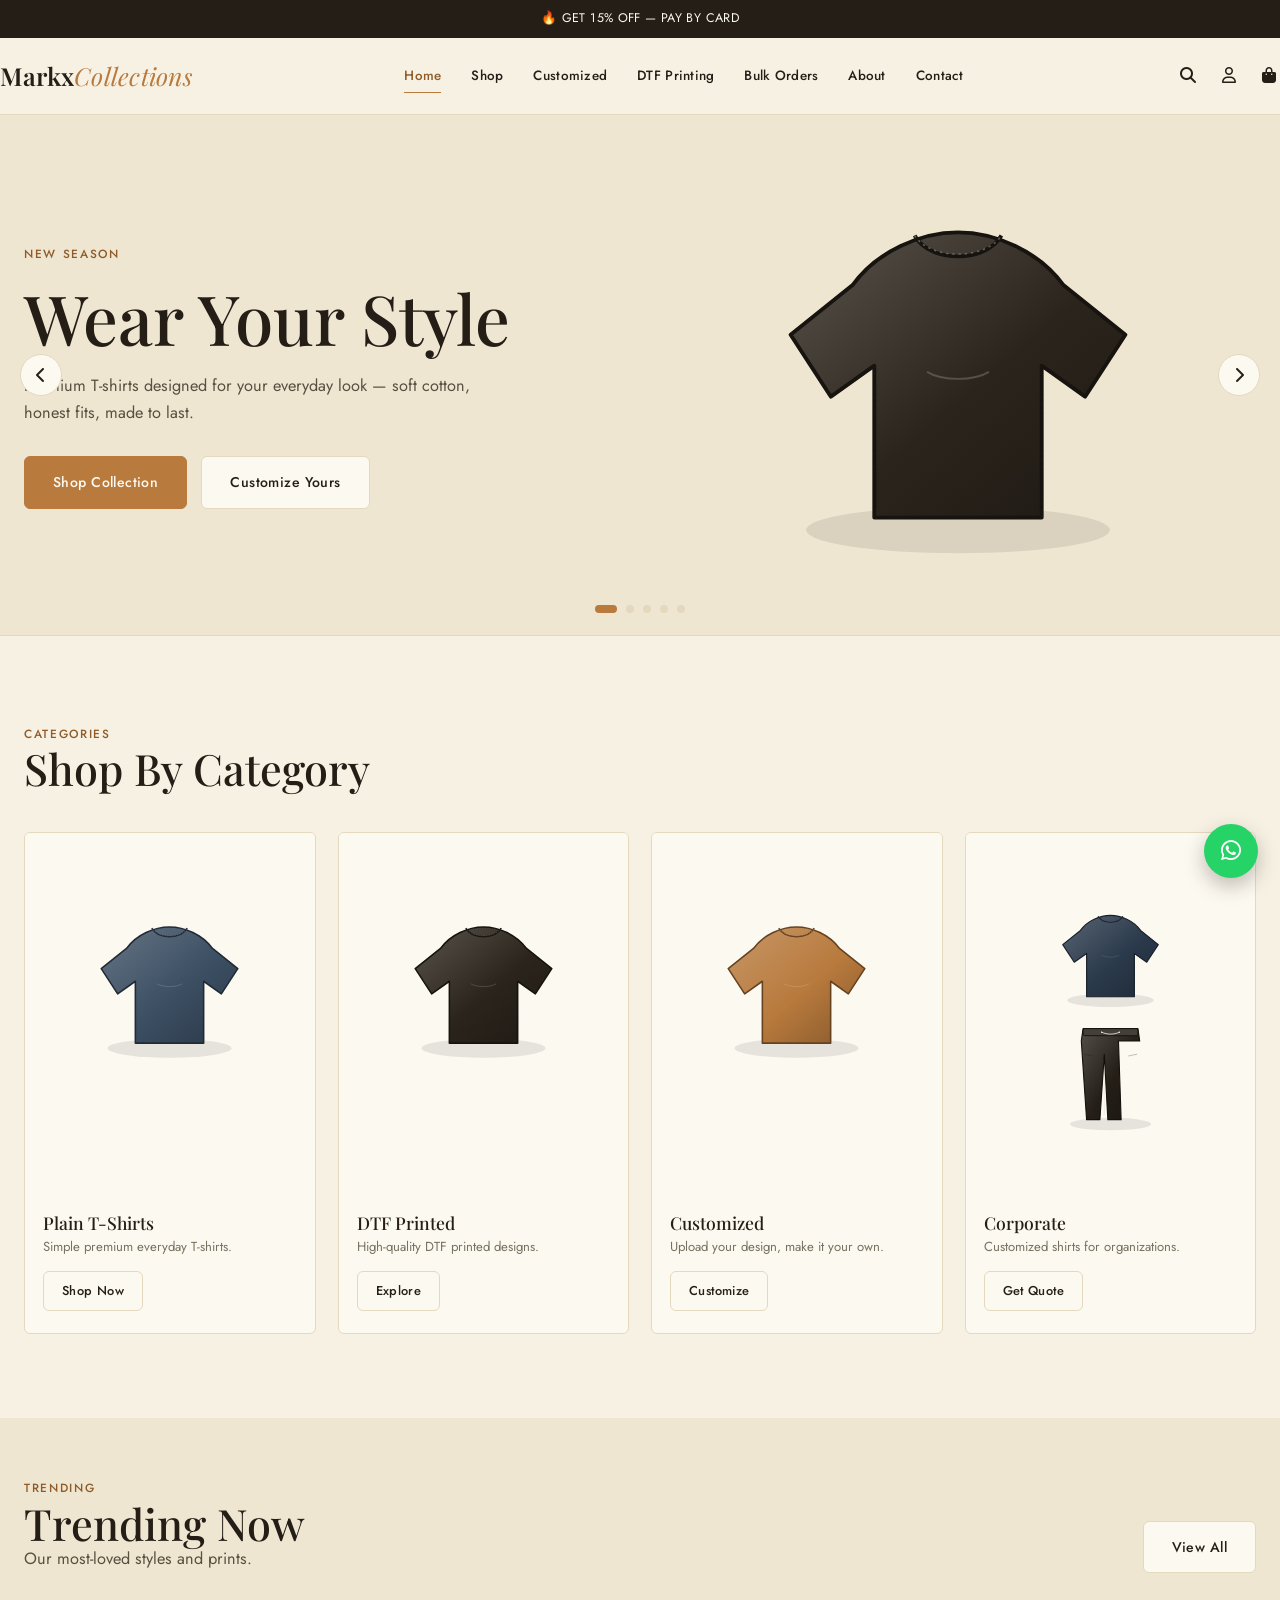
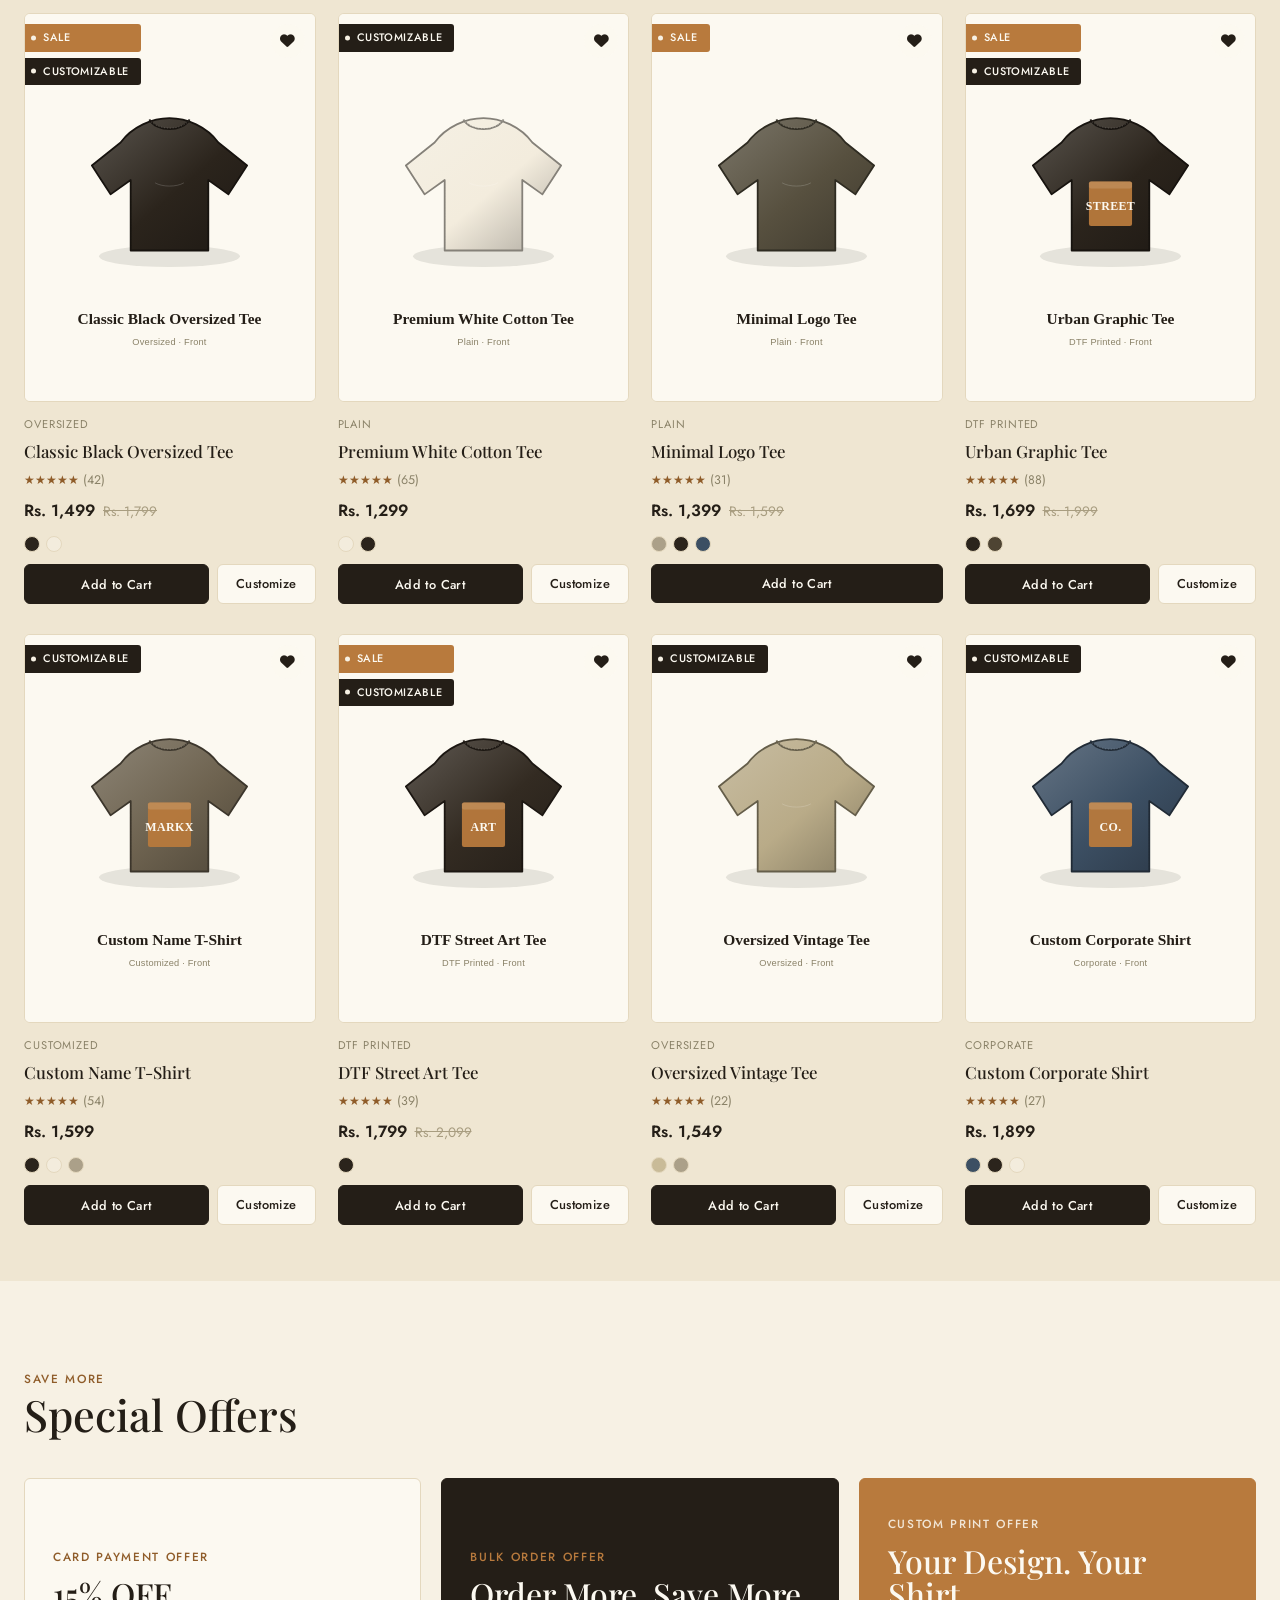
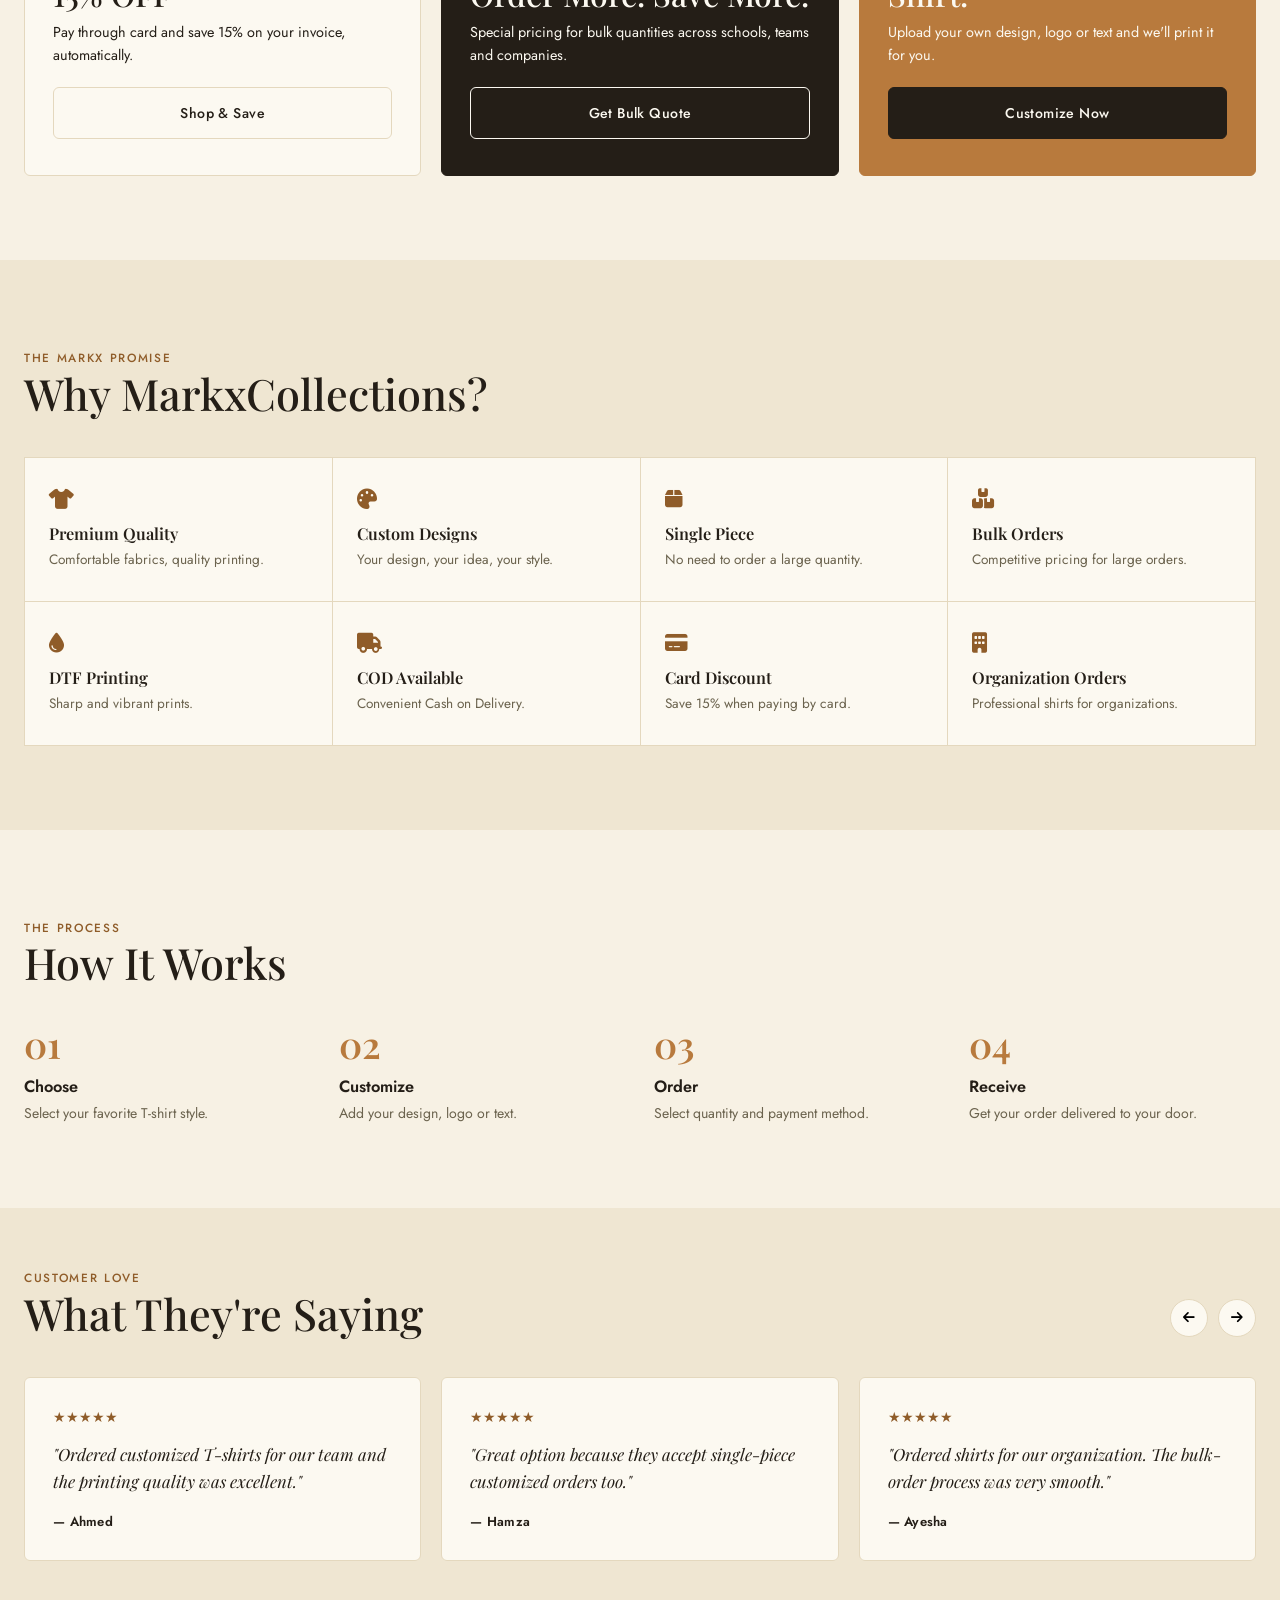
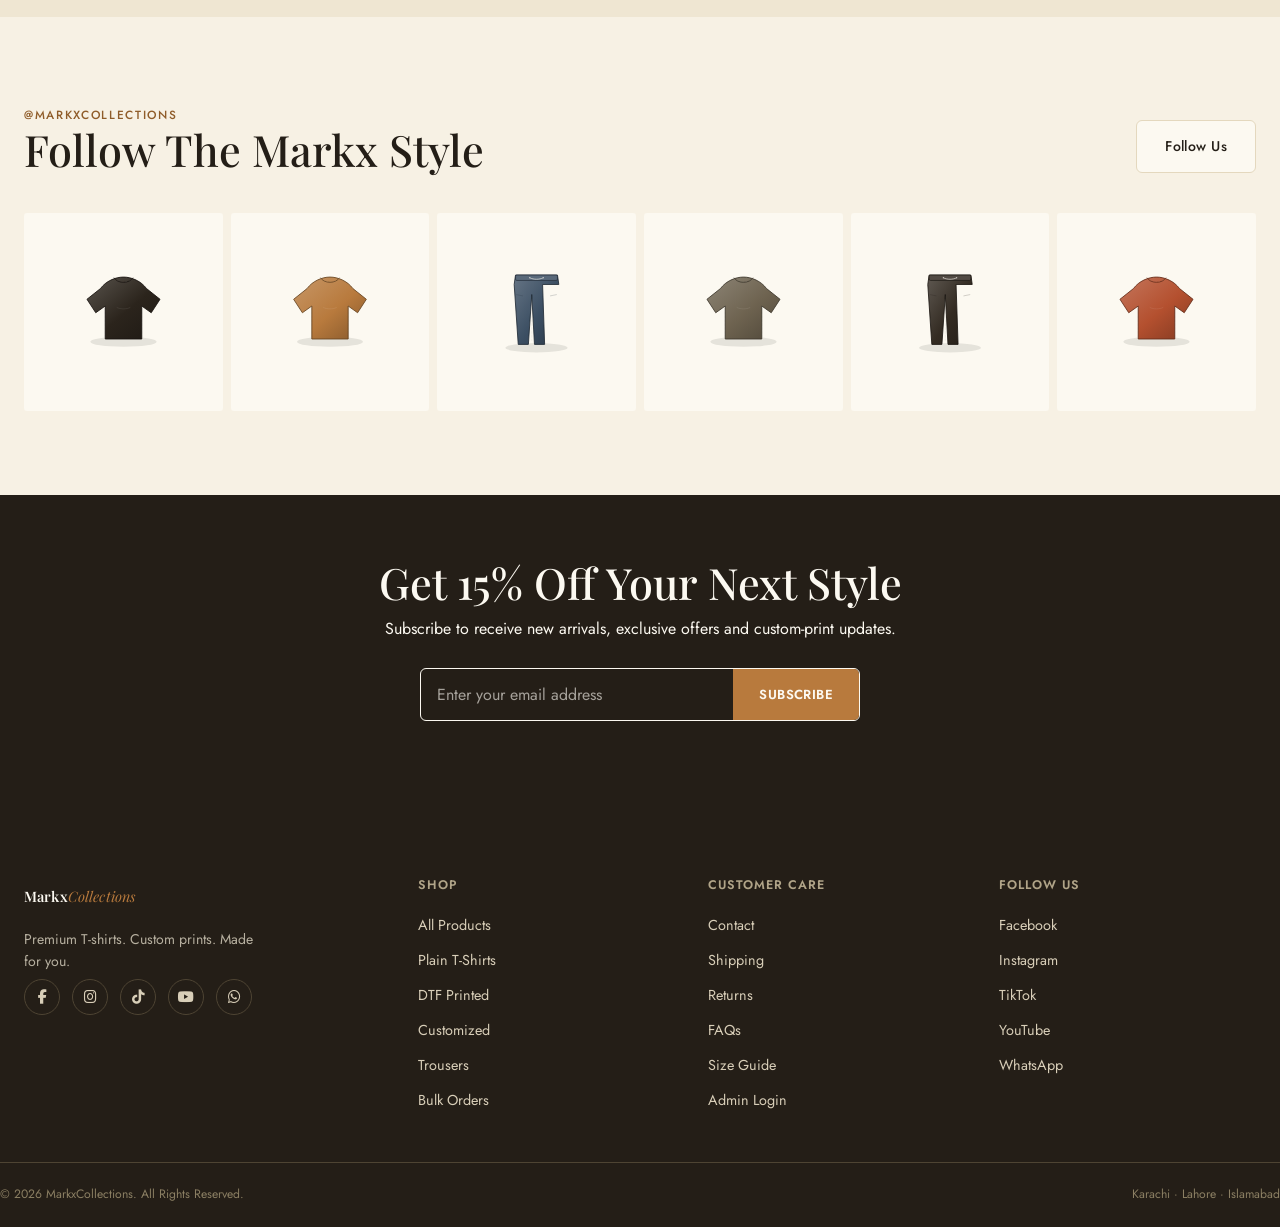
<file: index.html>
<!DOCTYPE html>
<html lang="en">
<head>
<meta charset="UTF-8">
<meta name="viewport" content="width=device-width, initial-scale=1.0">
<title>MarkxCollections | Premium & Customized T-Shirts</title>
<meta name="description" content="Shop premium T-shirts, customized printed shirts and DTF printed T-shirts from MarkxCollections. Single-piece, bulk and organization orders available.">
<meta name="keywords" content="t-shirts, customized shirts, DTF printing, bulk orders, corporate uniforms, Pakistan clothing brand">
<link rel="stylesheet" href="css/style.css">
<link rel="stylesheet" href="https://cdnjs.cloudflare.com/ajax/libs/font-awesome/6.5.1/css/all.min.css">
</head>
<body data-nav="home">

<div id="site-header"></div>

<main>

  <!-- HERO -->
  <section class="hero" id="heroCarousel" aria-label="Featured collections">
    <div class="hero-slide active">
      <div class="container">
        <div class="hero-content">
          <span class="eyebrow">New Season</span>
          <h1>Wear Your Style</h1>
          <p class="lede">Premium T-shirts designed for your everyday look — soft cotton, honest fits, made to last.</p>
          <div class="hero-btns">
            <a href="shop.html" class="btn btn-accent">Shop Collection</a>
            <a href="customize.html" class="btn btn-ghost">Customize Yours</a>
          </div>
        </div>
        <div class="hero-art"><img src="assets/banners/hero1.svg" alt="T-shirt illustration"></div>
      </div>
    </div>
    <div class="hero-slide">
      <div class="container">
        <div class="hero-content">
          <span class="eyebrow">Custom Printing</span>
          <h1>Make It Yours</h1>
          <p class="lede">Create customized T-shirts with your own design, text or logo — printed on demand.</p>
          <div class="hero-btns"><a href="customize.html" class="btn btn-accent">Customize Now</a></div>
        </div>
        <div class="hero-art"><img src="assets/banners/hero2.svg" alt="Custom design illustration"></div>
      </div>
    </div>
    <div class="hero-slide">
      <div class="container">
        <div class="hero-content">
          <span class="eyebrow">DTF Technology</span>
          <h1>DTF Printing</h1>
          <p class="lede">Sharp. Vibrant. Durable. Prints that hold their color, wash after wash.</p>
          <div class="hero-btns"><a href="shop.html?category=DTF+Printed" class="btn btn-accent">Explore DTF</a></div>
        </div>
        <div class="hero-art"><img src="assets/banners/hero3.svg" alt="DTF printing illustration"></div>
      </div>
    </div>
    <div class="hero-slide">
      <div class="container">
        <div class="hero-content">
          <span class="eyebrow">For Teams &amp; Organizations</span>
          <h1>Bulk &amp; Org Orders</h1>
          <p class="lede">Customized shirts for companies, schools, teams, events and organizations.</p>
          <div class="hero-btns"><a href="bulk-order.html" class="btn btn-accent">Get Bulk Quote</a></div>
        </div>
        <div class="hero-art"><img src="assets/banners/hero4.svg" alt="Jacket illustration"></div>
      </div>
    </div>
    <div class="hero-slide">
      <div class="container">
        <div class="hero-content">
          <span class="eyebrow">Limited Time</span>
          <h1>15% Off On Card</h1>
          <p class="lede">Pay through card and automatically receive 15% off your invoice, every order.</p>
          <div class="hero-btns"><a href="shop.html" class="btn btn-accent">Shop Now</a></div>
        </div>
        <div class="hero-art"><img src="assets/banners/hero5.svg" alt="Discount illustration"></div>
      </div>
    </div>
    <button class="hero-nav hero-prev" aria-label="Previous slide"><i class="fa-solid fa-chevron-left"></i></button>
    <button class="hero-nav hero-next" aria-label="Next slide"><i class="fa-solid fa-chevron-right"></i></button>
    <div class="hero-dots" id="heroDots"></div>
  </section>

  <!-- SHOP BY CATEGORY -->
  <section class="section" aria-labelledby="catHeading">
    <div class="container">
      <div class="section-head">
        <div><span class="eyebrow">Categories</span><h2 id="catHeading">Shop By Category</h2></div>
      </div>
      <div class="cat-grid">
        <a class="cat-card reveal" href="shop.html?category=Plain">
          <div class="cat-card-media"><img src="assets/banners/cat-plain.svg" alt="Plain T-Shirts"></div>
          <div class="cat-card-body"><h3>Plain T-Shirts</h3><p>Simple premium everyday T-shirts.</p><span class="btn btn-sm btn-ghost">Shop Now</span></div>
        </a>
        <a class="cat-card reveal" href="shop.html?category=DTF+Printed">
          <div class="cat-card-media"><img src="assets/banners/cat-dtf.svg" alt="DTF Printed"></div>
          <div class="cat-card-body"><h3>DTF Printed</h3><p>High-quality DTF printed designs.</p><span class="btn btn-sm btn-ghost">Explore</span></div>
        </a>
        <a class="cat-card reveal" href="customize.html">
          <div class="cat-card-media"><img src="assets/banners/cat-custom.svg" alt="Customized T-Shirts"></div>
          <div class="cat-card-body"><h3>Customized</h3><p>Upload your design, make it your own.</p><span class="btn btn-sm btn-ghost">Customize</span></div>
        </a>
        <a class="cat-card reveal" href="bulk-order.html">
          <div class="cat-card-media"><img src="assets/banners/cat-corporate.svg" alt="Corporate Shirts"></div>
          <div class="cat-card-body"><h3>Corporate</h3><p>Customized shirts for organizations.</p><span class="btn btn-sm btn-ghost">Get Quote</span></div>
        </a>
      </div>
    </div>
  </section>

  <!-- FEATURED PRODUCTS -->
  <section class="section section-tight" style="background:var(--paper-dim);" aria-labelledby="trendHeading">
    <div class="container">
      <div class="section-head">
        <div><span class="eyebrow">TRENDING</span><h2 id="trendHeading">Trending Now</h2><p class="lede">Our most-loved styles and prints.</p></div>
        <a href="shop.html" class="btn btn-ghost">View All</a>
      </div>
      <div class="product-grid" id="featuredGrid"></div>
    </div>
  </section>

  <!-- SPECIAL OFFERS -->
  <section class="section" aria-labelledby="offersHeading">
    <div class="container">
      <div class="section-head"><div><span class="eyebrow">SAVE MORE</span><h2 id="offersHeading">Special Offers</h2></div></div>
      <div class="offer-grid">
        <div class="offer-card reveal">
          <span class="eyebrow">Card Payment Offer</span>
          <h3>15% OFF</h3>
          <p>Pay through card and save 15% on your invoice, automatically.</p>
          <a href="shop.html" class="btn btn-ghost">Shop &amp; Save</a>
        </div>
        <div class="offer-card reveal">
          <span class="eyebrow">Bulk Order Offer</span>
          <h3>Order More. Save More.</h3>
          <p>Special pricing for bulk quantities across schools, teams and companies.</p>
          <a href="bulk-order.html" class="btn btn-ghost" style="border-color:var(--bone);color:var(--bone);background:transparent;">Get Bulk Quote</a>
        </div>
        <div class="offer-card reveal">
          <span class="eyebrow">Custom Print Offer</span>
          <h3>Your Design. Your Shirt.</h3>
          <p>Upload your own design, logo or text and we'll print it for you.</p>
          <a href="customize.html" class="btn btn-solid">Customize Now</a>
        </div>
      </div>
    </div>
  </section>

  <!-- WHY CHOOSE US -->
  <section class="section" style="background:var(--paper-dim);" aria-labelledby="whyHeading">
    <div class="container">
      <div class="section-head"><div><span class="eyebrow">The Markx Promise</span><h2 id="whyHeading">Why MarkxCollections?</h2></div></div>
      <div class="feature-grid">
        <div class="feature-cell"><i class="fa-solid fa-shirt feature-icon"></i><h3>Premium Quality</h3><p>Comfortable fabrics, quality printing.</p></div>
        <div class="feature-cell"><i class="fa-solid fa-palette feature-icon"></i><h3>Custom Designs</h3><p>Your design, your idea, your style.</p></div>
        <div class="feature-cell"><i class="fa-solid fa-box feature-icon"></i><h3>Single Piece</h3><p>No need to order a large quantity.</p></div>
        <div class="feature-cell"><i class="fa-solid fa-boxes-stacked feature-icon"></i><h3>Bulk Orders</h3><p>Competitive pricing for large orders.</p></div>
        <div class="feature-cell"><i class="fa-solid fa-droplet feature-icon"></i><h3>DTF Printing</h3><p>Sharp and vibrant prints.</p></div>
        <div class="feature-cell"><i class="fa-solid fa-truck feature-icon"></i><h3>COD Available</h3><p>Convenient Cash on Delivery.</p></div>
        <div class="feature-cell"><i class="fa-solid fa-credit-card feature-icon"></i><h3>Card Discount</h3><p>Save 15% when paying by card.</p></div>
        <div class="feature-cell"><i class="fa-solid fa-building feature-icon"></i><h3>Organization Orders</h3><p>Professional shirts for organizations.</p></div>
      </div>
    </div>
  </section>

  <!-- HOW IT WORKS -->
  <section class="section" aria-labelledby="howHeading">
    <div class="container">
      <div class="section-head"><div><span class="eyebrow">THE PROCESS</span><h2 id="howHeading">How It Works</h2></div></div>
      <div class="process-row">
        <div class="process-step reveal"><span class="num">01</span><h3>Choose</h3><p>Select your favorite T-shirt style.</p></div>
        <div class="process-step reveal"><span class="num">02</span><h3>Customize</h3><p>Add your design, logo or text.</p></div>
        <div class="process-step reveal"><span class="num">03</span><h3>Order</h3><p>Select quantity and payment method.</p></div>
        <div class="process-step reveal"><span class="num">04</span><h3>Receive</h3><p>Get your order delivered to your door.</p></div>
      </div>
    </div>
  </section>

  <!-- TESTIMONIALS -->
  <section class="section section-tight" style="background:var(--paper-dim);" aria-labelledby="testiHeading">
    <div class="container">
      <div class="section-head"><div><span class="eyebrow">CUSTOMER LOVE</span><h2 id="testiHeading">What They're Saying</h2></div>
        <div class="testi-nav"><button id="testiPrev" aria-label="Previous"><i class="fa-solid fa-arrow-left"></i></button><button id="testiNext" aria-label="Next"><i class="fa-solid fa-arrow-right"></i></button></div>
      </div>
      <div class="testi-track" id="testiTrack"></div>
    </div>
  </section>

  <!-- INSTAGRAM -->
  <section class="section" aria-labelledby="instaHeading">
    <div class="container">
      <div class="section-head"><div><span class="eyebrow">@MARKXCOLLECTIONS</span><h2 id="instaHeading">Follow The Markx Style</h2></div><a href="#" class="btn btn-ghost">Follow Us</a></div>
      <div class="insta-grid">
        <div class="insta-item"><img src="assets/images/insta1.svg" alt="Instagram post"></div>
        <div class="insta-item"><img src="assets/images/insta2.svg" alt="Instagram post"></div>
        <div class="insta-item"><img src="assets/images/insta3.svg" alt="Instagram post"></div>
        <div class="insta-item"><img src="assets/images/insta4.svg" alt="Instagram post"></div>
        <div class="insta-item"><img src="assets/images/insta5.svg" alt="Instagram post"></div>
        <div class="insta-item"><img src="assets/images/insta6.svg" alt="Instagram post"></div>
      </div>
    </div>
  </section>

  <!-- NEWSLETTER -->
  <section class="newsletter">
    <div class="container">
      <h2>Get 15% Off Your Next Style</h2>
      <p>Subscribe to receive new arrivals, exclusive offers and custom-print updates.</p>
      <form data-newsletter-form>
        <input type="email" required placeholder="Enter your email address">
        <button type="submit">Subscribe</button>
      </form>
      <p class="note"></p>
    </div>
  </section>

</main>

<div id="site-footer"></div>

<script src="js/app.js"></script>
<script src="js/products.js"></script>
<script src="js/cart.js"></script>
<script>
  // ---- Hero carousel ----
  (function(){
    const slides = document.querySelectorAll('.hero-slide');
    const dotsWrap = document.getElementById('heroDots');
    let idx = 0, timer;
    slides.forEach((_, i) => {
      const b = document.createElement('button');
      if (i === 0) b.classList.add('active');
      b.addEventListener('click', () => go(i));
      dotsWrap.appendChild(b);
    });
    function go(i){
      slides[idx].classList.remove('active');
      dotsWrap.children[idx].classList.remove('active');
      idx = (i + slides.length) % slides.length;
      slides[idx].classList.add('active');
      dotsWrap.children[idx].classList.add('active');
    }
    function next(){ go(idx + 1); }
    function start(){ timer = setInterval(next, 5000); }
    function stop(){ clearInterval(timer); }
    document.getElementById('heroCarousel').addEventListener('mouseenter', stop);
    document.getElementById('heroCarousel').addEventListener('mouseleave', start);
    document.querySelector('.hero-prev').addEventListener('click', () => go(idx - 1));
    document.querySelector('.hero-next').addEventListener('click', () => go(idx + 1));
    start();
  })();

  // ---- Featured products ----
  document.addEventListener('DOMContentLoaded', () => {
    const featured = PRODUCTS.slice(0, 8);
    renderProductGrid('featuredGrid', featured);
  });

  // ---- Testimonials ----
  const TESTIMONIALS = [
    { name:"Ahmed", text:"Ordered customized T-shirts for our team and the printing quality was excellent." },
    { name:"Hamza", text:"Great option because they accept single-piece customized orders too." },
    { name:"Ayesha", text:"Ordered shirts for our organization. The bulk-order process was very smooth." },
    { name:"Bilal", text:"The DTF print on my hoodie still looks brand new after months of wash." },
    { name:"Sara", text:"Cash on delivery made it so easy to trust ordering online for the first time." },
    { name:"Usman", text:"Paid by card and the 15% discount applied instantly — great value for money." }
  ];
  function renderTestimonials(start){
    const track = document.getElementById('testiTrack');
    const visible = window.innerWidth < 860 ? 1 : 3;
    let html = '';
    for(let i=0;i<visible;i++){
      const t = TESTIMONIALS[(start+i) % TESTIMONIALS.length];
      html += `<div class="testi-card reveal in">
        <div class="testi-stars">★★★★★</div>
        <p class="testi-quote">"${t.text}"</p>
        <div class="testi-author">— ${t.name}</div>
      </div>`;
    }
    track.innerHTML = html;
  }
  let testiIdx = 0;
  document.addEventListener('DOMContentLoaded', () => {
    renderTestimonials(testiIdx);
    document.getElementById('testiPrev').addEventListener('click', () => { testiIdx = (testiIdx - 1 + TESTIMONIALS.length) % TESTIMONIALS.length; renderTestimonials(testiIdx); });
    document.getElementById('testiNext').addEventListener('click', () => { testiIdx = (testiIdx + 1) % TESTIMONIALS.length; renderTestimonials(testiIdx); });
  });
</script>
</body>
</html>
</file>
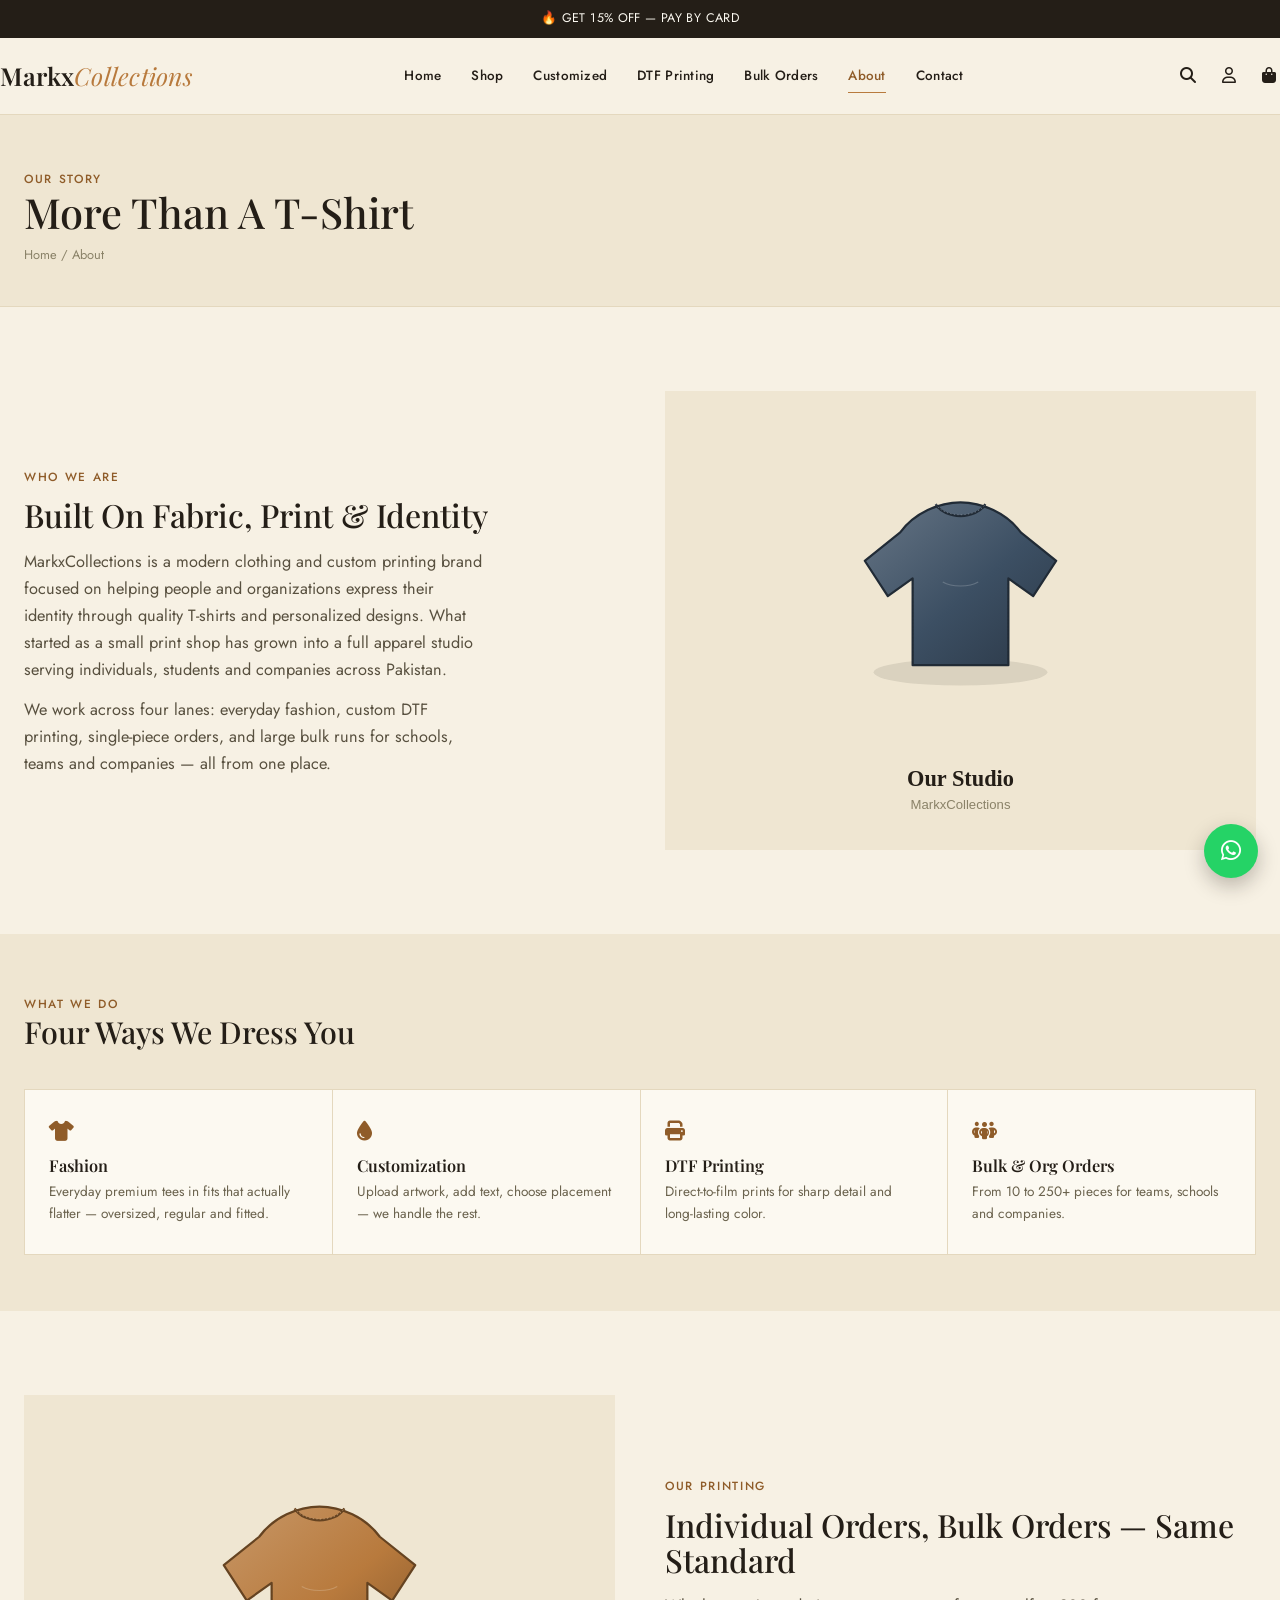
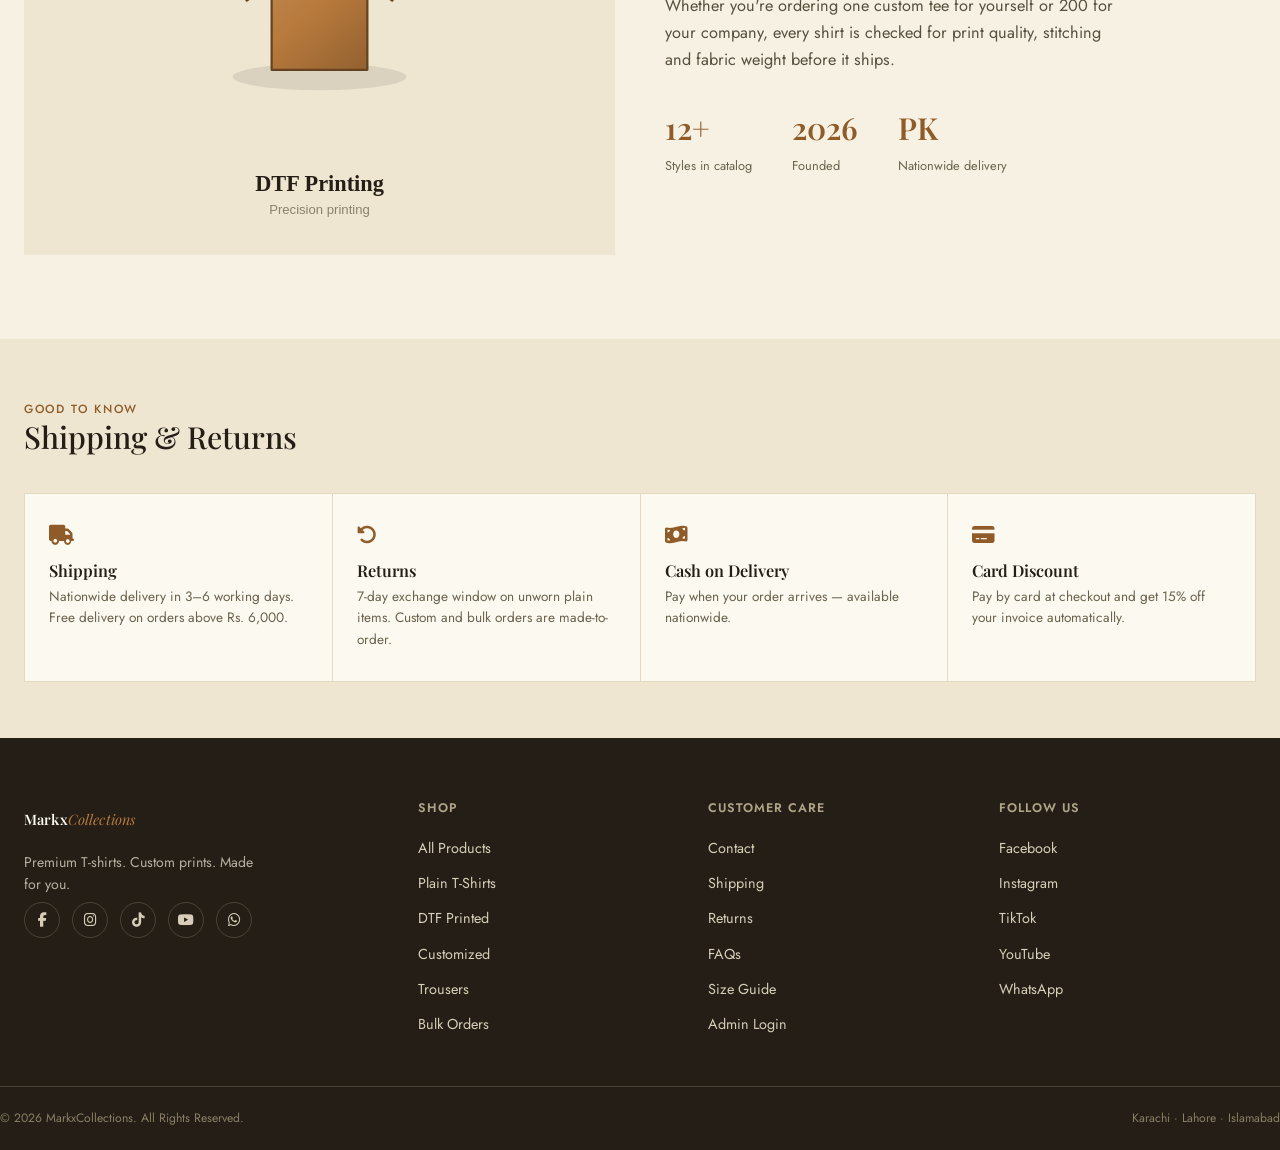
<file: about.html>
<!DOCTYPE html>
<html lang="en">
<head>
<meta charset="UTF-8">
<meta name="viewport" content="width=device-width, initial-scale=1.0">
<title>About Us | MarkxCollections</title>
<meta name="description" content="MarkxCollections is a modern clothing and custom printing brand — premium T-shirts, DTF printing, and bulk orders for organizations.">
<link rel="stylesheet" href="css/style.css">
<link rel="stylesheet" href="https://cdnjs.cloudflare.com/ajax/libs/font-awesome/6.5.1/css/all.min.css">
</head>
<body data-nav="about">

<div id="site-header"></div>

<div class="page-head">
  <div class="container">
    <span class="eyebrow">OUR STORY</span>
    <h1 style="font-size:2.6rem;">More Than A T-Shirt</h1>
    <div class="crumbs"><a href="index.html">Home</a> / About</div>
  </div>
</div>

<main>
  <section class="section">
    <div class="container split-two">
      <div>
        <span class="eyebrow">WHO WE ARE</span>
        <h2 style="font-size:2rem;margin-top:10px;">Built On Fabric, Print & Identity</h2>
        <p class="lede" style="margin-top:16px;">MarkxCollections is a modern clothing and custom printing brand focused on helping people and organizations express their identity through quality T-shirts and personalized designs. What started as a small print shop has grown into a full apparel studio serving individuals, students and companies across Pakistan.</p>
        <p class="lede" style="margin-top:14px;">We work across four lanes: everyday fashion, custom DTF printing, single-piece orders, and large bulk runs for schools, teams and companies — all from one place.</p>
      </div>
      <img src="assets/images/about-story.svg" alt="MarkxCollections studio" class="reveal">
    </div>
  </section>

  <section class="section section-tight" style="background:var(--paper-dim);">
    <div class="container">
      <div class="section-head"><div><span class="eyebrow">WHAT WE DO</span><h2 style="font-size:1.9rem;">Four Ways We Dress You</h2></div></div>
      <div class="feature-grid">
        <div class="feature-cell"><i class="fa-solid fa-shirt feature-icon"></i><h3>Fashion</h3><p>Everyday premium tees in fits that actually flatter — oversized, regular and fitted.</p></div>
        <div class="feature-cell"><i class="fa-solid fa-droplet feature-icon"></i><h3>Customization</h3><p>Upload artwork, add text, choose placement — we handle the rest.</p></div>
        <div class="feature-cell"><i class="fa-solid fa-print feature-icon"></i><h3>DTF Printing</h3><p>Direct-to-film prints for sharp detail and long-lasting color.</p></div>
        <div class="feature-cell"><i class="fa-solid fa-people-group feature-icon"></i><h3>Bulk & Org Orders</h3><p>From 10 to 250+ pieces for teams, schools and companies.</p></div>
      </div>
    </div>
  </section>

  <section class="section">
    <div class="container split-two">
      <img src="assets/images/about-print.svg" alt="DTF printing detail" class="reveal">
      <div>
        <span class="eyebrow">OUR PRINTING</span>
        <h2 style="font-size:2rem;margin-top:10px;">Individual Orders, Bulk Orders — Same Standard</h2>
        <p class="lede" style="margin-top:16px;">Whether you're ordering one custom tee for yourself or 200 for your company, every shirt is checked for print quality, stitching and fabric weight before it ships.</p>
        <div class="stat-row">
          <div class="stat"><b>12+</b><span>Styles in catalog</span></div>
          <div class="stat"><b>2026</b><span>Founded</span></div>
          <div class="stat"><b>PK</b><span>Nationwide delivery</span></div>
        </div>
      </div>
    </div>
  </section>

  <section class="section section-tight" id="shipping" style="background:var(--paper-dim);">
    <div class="container">
      <div class="section-head"><div><span class="eyebrow">GOOD TO KNOW</span><h2 style="font-size:1.9rem;">Shipping &amp; Returns</h2></div></div>
      <div class="feature-grid">
        <div class="feature-cell"><i class="fa-solid fa-truck feature-icon"></i><h3>Shipping</h3><p>Nationwide delivery in 3–6 working days. Free delivery on orders above Rs. 6,000.</p></div>
        <div class="feature-cell" id="returns"><i class="fa-solid fa-rotate-left feature-icon"></i><h3>Returns</h3><p>7-day exchange window on unworn plain items. Custom and bulk orders are made-to-order.</p></div>
        <div class="feature-cell"><i class="fa-solid fa-money-bill-wave feature-icon"></i><h3>Cash on Delivery</h3><p>Pay when your order arrives — available nationwide.</p></div>
        <div class="feature-cell"><i class="fa-solid fa-credit-card feature-icon"></i><h3>Card Discount</h3><p>Pay by card at checkout and get 15% off your invoice automatically.</p></div>
      </div>
    </div>
  </section>
</main>

<div id="site-footer"></div>

<script src="js/app.js"></script>
<script src="js/products.js"></script>
<script src="js/cart.js"></script>
</body>
</html>
</file>
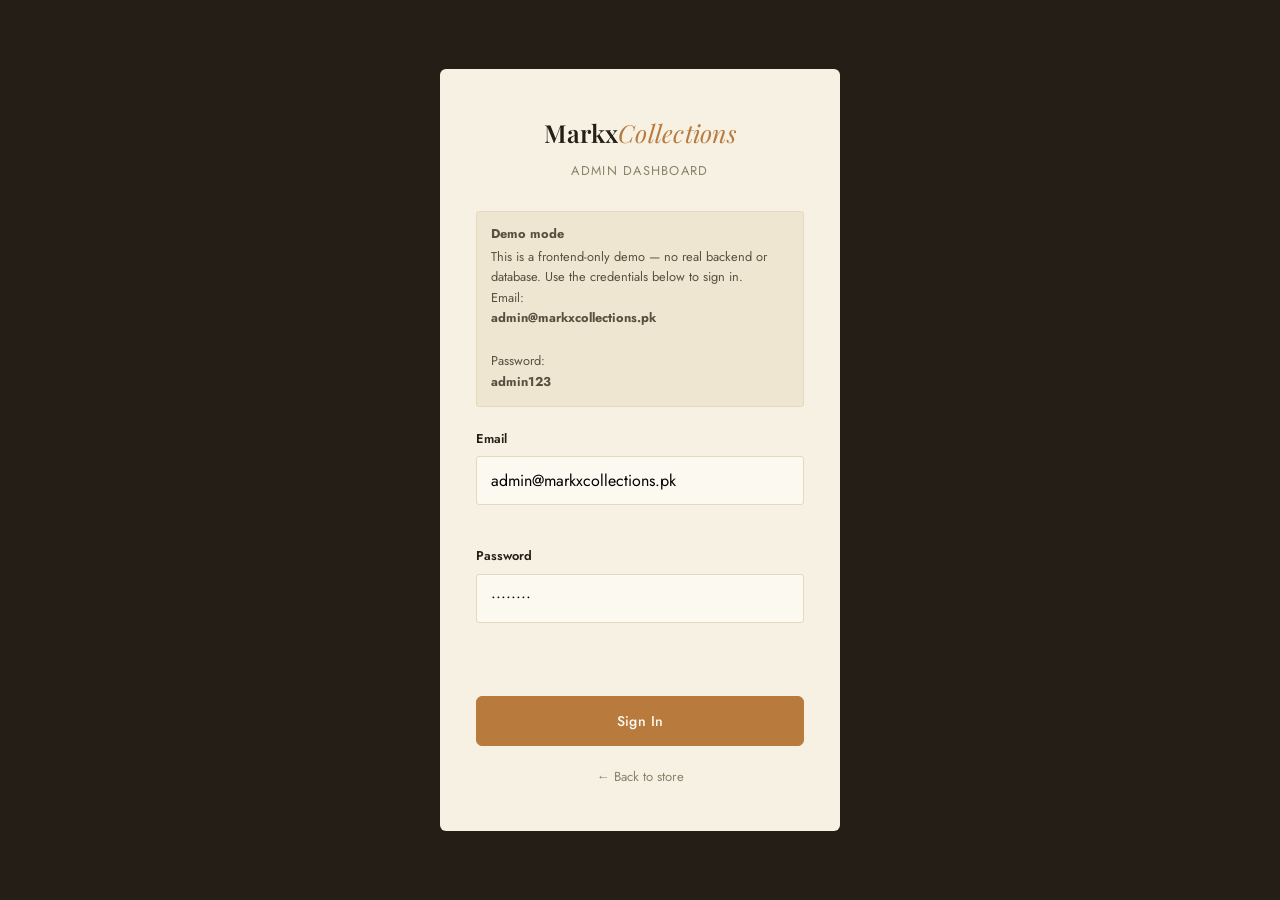
<file: admin-dashboard.html>
<!DOCTYPE html>
<html lang="en">
<head>
<meta charset="UTF-8">
<meta name="viewport" content="width=device-width, initial-scale=1.0">
<title>Admin Dashboard | MarkxCollections</title>
<meta name="robots" content="noindex, nofollow">
<link rel="stylesheet" href="css/style.css">
<link rel="stylesheet" href="https://cdnjs.cloudflare.com/ajax/libs/font-awesome/6.5.1/css/all.min.css">
</head>
<body class="admin-shell">

<div class="admin-topbar">
  <a href="index.html" class="logo">Markx<span>Collections</span> <span style="font-size:.7rem;opacity:.7;">Admin</span></a>
  <div class="admin-topbar-right">
    <span><i class="fa-regular fa-user"></i> admin@markxcollections.pk</span>
    <a href="index.html" style="color:var(--bone);"><i class="fa-solid fa-arrow-up-right-from-square"></i> View Store</a>
    <button class="btn btn-sm btn-ghost" id="adminLogoutBtn" style="border-color:var(--bone);color:var(--bone);background:transparent;">Logout</button>
  </div>
</div>

<main class="admin-main">
  <div style="margin-bottom:28px;">
    <span class="eyebrow">Demo Mode — No Backend Or Database</span>
    <h1 style="font-size:2rem;margin-top:8px;">Order Dashboard</h1>
    <p class="lede" style="margin-top:8px;">Everything below is read directly from this browser's local storage — the same data the storefront writes when a customer checks out, submits a custom request, or requests a bulk quote. Open the store in this browser, place a test order, then come back here.</p>
  </div>

  <div class="admin-stats" id="adminStats"></div>

  <div class="admin-tabs">
    <button class="admin-tab-btn active" data-admin-tab="orders">Orders</button>
    <button class="admin-tab-btn" data-admin-tab="custom">Custom Requests</button>
    <button class="admin-tab-btn" data-admin-tab="bulk">Bulk Quotes</button>
    <button class="admin-tab-btn" data-admin-tab="newsletter">Newsletter</button>
  </div>

  <!-- ORDERS -->
  <section class="admin-panel active" data-admin-panel="orders">
    <div class="admin-panel-head">
      <h3 style="font-size:1.1rem;">Customer Orders</h3>
      <button class="btn btn-ghost btn-sm" id="resetDemoBtn"><i class="fa-solid fa-rotate-left"></i> Reset Demo Data</button>
    </div>
    <div class="admin-table-wrap">
      <table class="admin-table">
        <thead><tr><th>Order #</th><th>Date</th><th>Customer</th><th>Payment</th><th>Items</th><th>Total</th><th>Status</th><th></th></tr></thead>
        <tbody id="ordersTbody"></tbody>
      </table>
    </div>
    <div class="empty-state" id="ordersEmpty" style="display:none;padding:60px 0;">
      <i class="fa-solid fa-bag-shopping"></i>
      <h2 style="font-size:1.4rem;">No Orders Yet</h2>
      <p>Place a test order on the storefront to see it appear here.</p>
      <a href="shop.html" class="btn btn-accent">Go To Shop</a>
    </div>
  </section>

  <!-- CUSTOM REQUESTS -->
  <section class="admin-panel" data-admin-panel="custom">
    <div class="admin-panel-head"><h3 style="font-size:1.1rem;">Custom T-Shirt Requests</h3></div>
    <div class="admin-table-wrap">
      <table class="admin-table">
        <thead><tr><th>Request #</th><th>Date</th><th>Contact</th><th>T-Shirt</th><th>Color</th><th>Printing</th><th>Size</th><th>Qty</th><th></th></tr></thead>
        <tbody id="customTbody"></tbody>
      </table>
    </div>
    <div class="empty-state" id="customEmpty" style="display:none;padding:60px 0;">
      <i class="fa-solid fa-palette"></i>
      <h2 style="font-size:1.4rem;">No Custom Requests Yet</h2>
      <p>Submissions from the Customize page will appear here.</p>
      <a href="customize.html" class="btn btn-accent">Go To Customize</a>
    </div>
  </section>

  <!-- BULK REQUESTS -->
  <section class="admin-panel" data-admin-panel="bulk">
    <div class="admin-panel-head"><h3 style="font-size:1.1rem;">Bulk & Organization Quote Requests</h3></div>
    <div class="admin-table-wrap">
      <table class="admin-table">
        <thead><tr><th>Request #</th><th>Date</th><th>Organization</th><th>Contact</th><th>T-Shirt</th><th>Printing</th><th>Quantity</th><th></th></tr></thead>
        <tbody id="bulkTbody"></tbody>
      </table>
    </div>
    <div class="empty-state" id="bulkEmpty" style="display:none;padding:60px 0;">
      <i class="fa-solid fa-people-group"></i>
      <h2 style="font-size:1.4rem;">No Bulk Requests Yet</h2>
      <p>Submissions from the Bulk Orders page will appear here.</p>
      <a href="bulk-order.html" class="btn btn-accent">Go To Bulk Orders</a>
    </div>
  </section>

  <!-- NEWSLETTER -->
  <section class="admin-panel" data-admin-panel="newsletter">
    <div class="admin-panel-head"><h3 style="font-size:1.1rem;">Newsletter Subscribers</h3></div>
    <div id="newsletterList"></div>
    <div class="empty-state" id="newsletterEmpty" style="display:none;padding:60px 0;">
      <i class="fa-solid fa-envelope"></i>
      <h2 style="font-size:1.4rem;">No Subscribers Yet</h2>
      <p>Emails submitted through the newsletter form will appear here.</p>
    </div>
  </section>
</main>

<!-- ORDER DETAIL MODAL -->
<div class="modal-overlay" id="orderDetailModal">
  <div class="modal-box" style="max-width:640px;padding:34px;">
    <button class="modal-close" data-modal-close aria-label="Close"><i class="fa-solid fa-xmark"></i></button>
    <div id="orderModalBody"></div>
  </div>
</div>

<!-- CUSTOM REQUEST DETAIL MODAL -->
<div class="modal-overlay" id="customDetailModal">
  <div class="modal-box" style="max-width:520px;padding:34px;">
    <button class="modal-close" data-modal-close aria-label="Close"><i class="fa-solid fa-xmark"></i></button>
    <div id="customModalBody"></div>
  </div>
</div>

<!-- BULK REQUEST DETAIL MODAL -->
<div class="modal-overlay" id="bulkDetailModal">
  <div class="modal-box" style="max-width:520px;padding:34px;">
    <button class="modal-close" data-modal-close aria-label="Close"><i class="fa-solid fa-xmark"></i></button>
    <div id="bulkModalBody"></div>
  </div>
</div>

<script src="js/admin.js"></script>
</body>
</html>
</file>
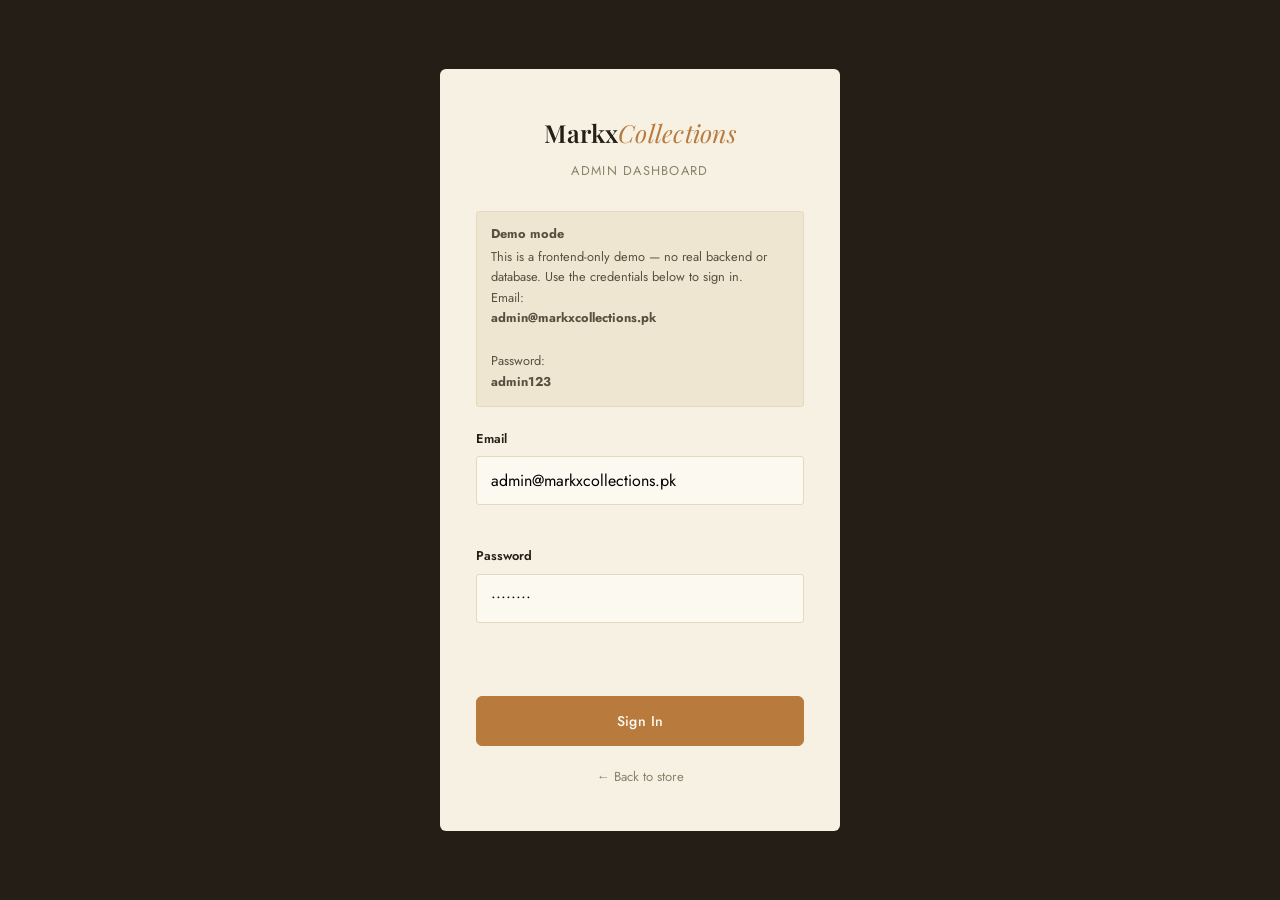
<file: admin-login.html>
<!DOCTYPE html>
<html lang="en">
<head>
<meta charset="UTF-8">
<meta name="viewport" content="width=device-width, initial-scale=1.0">
<title>Admin Login | MarkxCollections</title>
<meta name="robots" content="noindex, nofollow">
<link rel="stylesheet" href="css/style.css">
<link rel="stylesheet" href="https://cdnjs.cloudflare.com/ajax/libs/font-awesome/6.5.1/css/all.min.css">
<style>
  body{ background: var(--charcoal); min-height:100vh; display:flex; align-items:center; justify-content:center; }
  .admin-login-box{ width:100%; max-width:400px; background:var(--paper); border-radius: var(--radius); padding: 44px 36px; margin: 24px; }
  .admin-login-box .logo{ display:block; text-align:center; margin-bottom: 8px; }
  .demo-note{ background: var(--paper-dim); border:1px solid var(--line); border-radius: var(--radius-tag); padding: 12px 14px; font-size:.8rem; color:#58503F; margin-bottom: 22px; line-height:1.6; }
  .demo-note strong{ display:block; margin-bottom:2px; }
</style>
</head>
<body>

<div class="admin-login-box">
  <a href="index.html" class="logo">Markx<span>Collections</span></a>
  <p style="text-align:center;font-size:.8rem;color:#8a8268;text-transform:uppercase;letter-spacing:.1em;margin-bottom:30px;">Admin Dashboard</p>

  <div class="demo-note">
    <strong>Demo mode</strong>
    This is a frontend-only demo — no real backend or database. Use the credentials below to sign in.<br>
    Email: <strong>admin@markxcollections.pk</strong><br>
    Password: <strong>admin123</strong>
  </div>

  <form id="adminLoginForm">
    <div class="field">
      <label>Email</label>
      <input type="email" id="adminEmail" placeholder="admin@markxcollections.pk" value="admin@markxcollections.pk">
      <span class="field-error"></span>
    </div>
    <div class="field">
      <label>Password</label>
      <input type="password" id="adminPassword" placeholder="Enter password" value="admin123">
      <span class="field-error"></span>
    </div>
    <p id="adminLoginError" style="color:#A63B1F;font-size:.85rem;font-weight:600;margin-bottom:14px;min-height:18px;"></p>
    <button type="submit" class="btn btn-accent btn-block">Sign In</button>
  </form>
  <a href="index.html" style="display:block;text-align:center;margin-top:20px;font-size:.82rem;color:#8a8268;">&larr; Back to store</a>
</div>

<script src="js/admin.js"></script>
</body>
</html>
</file>
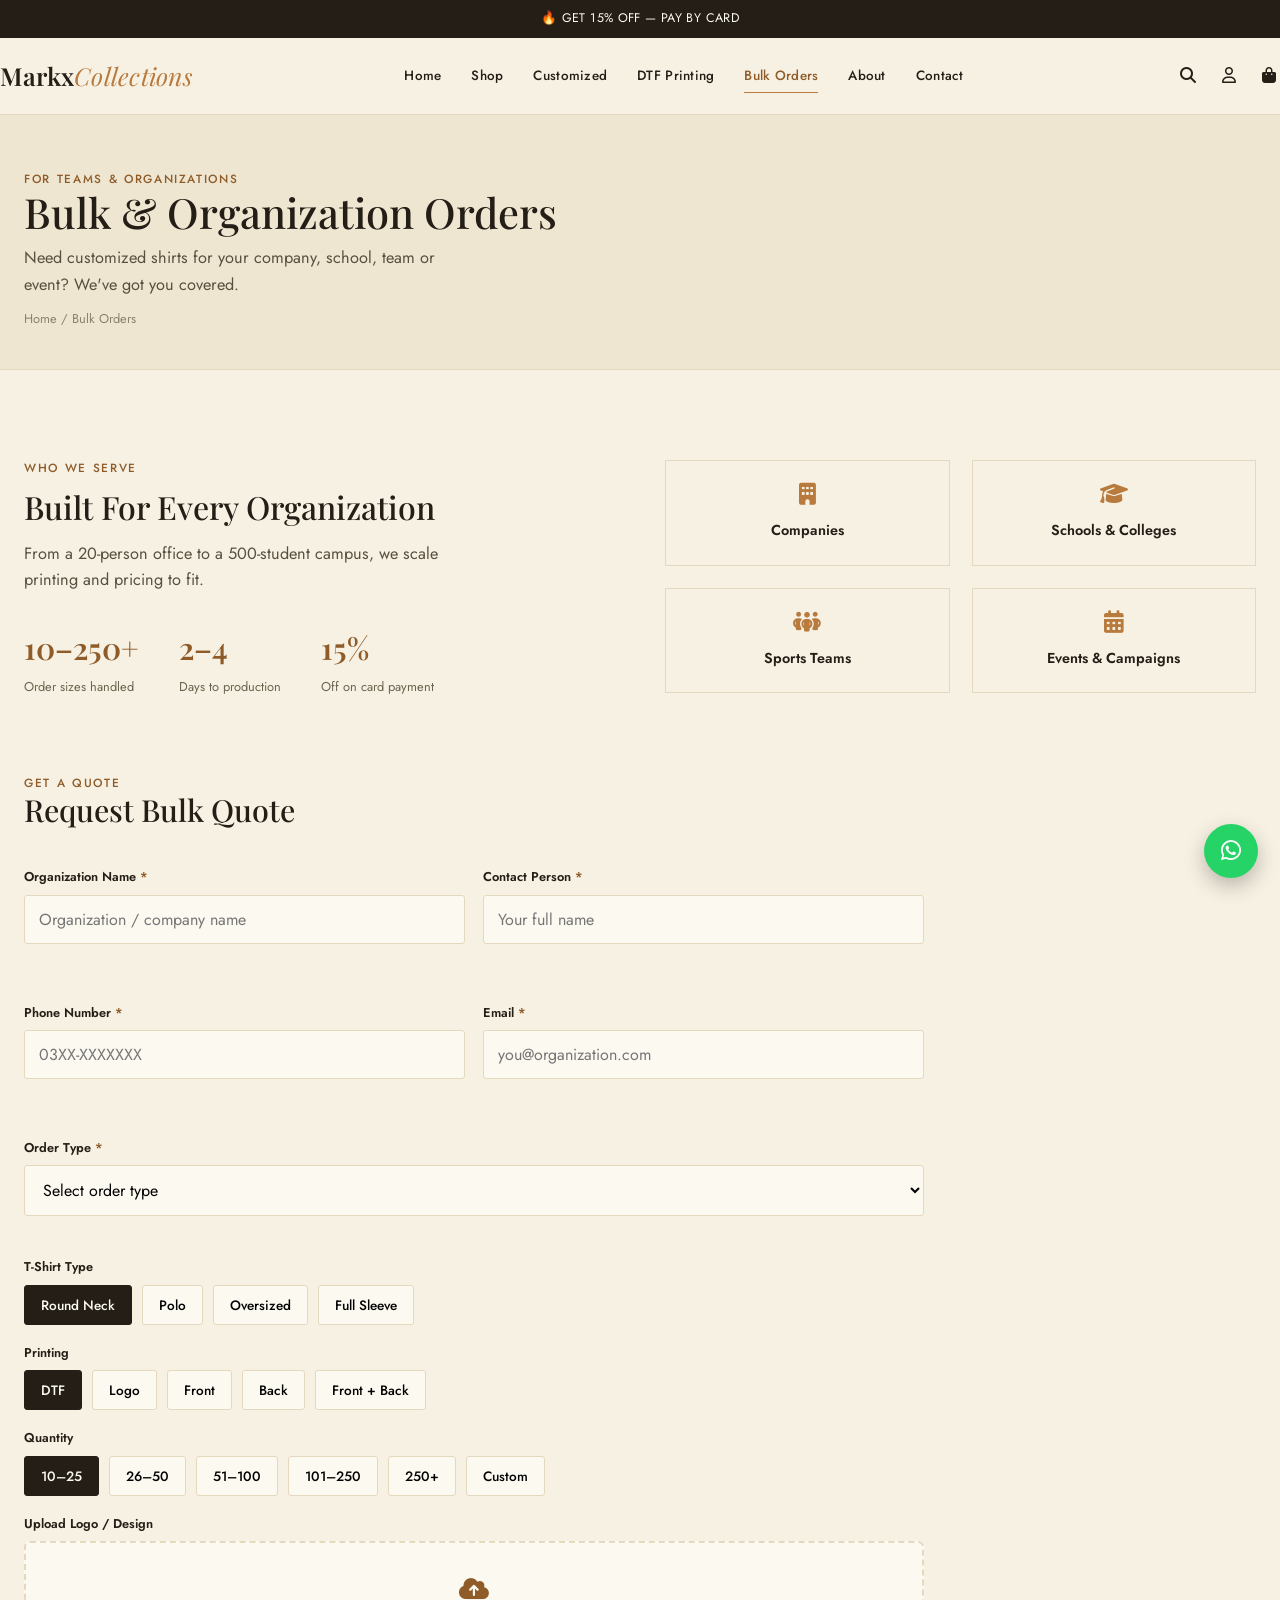
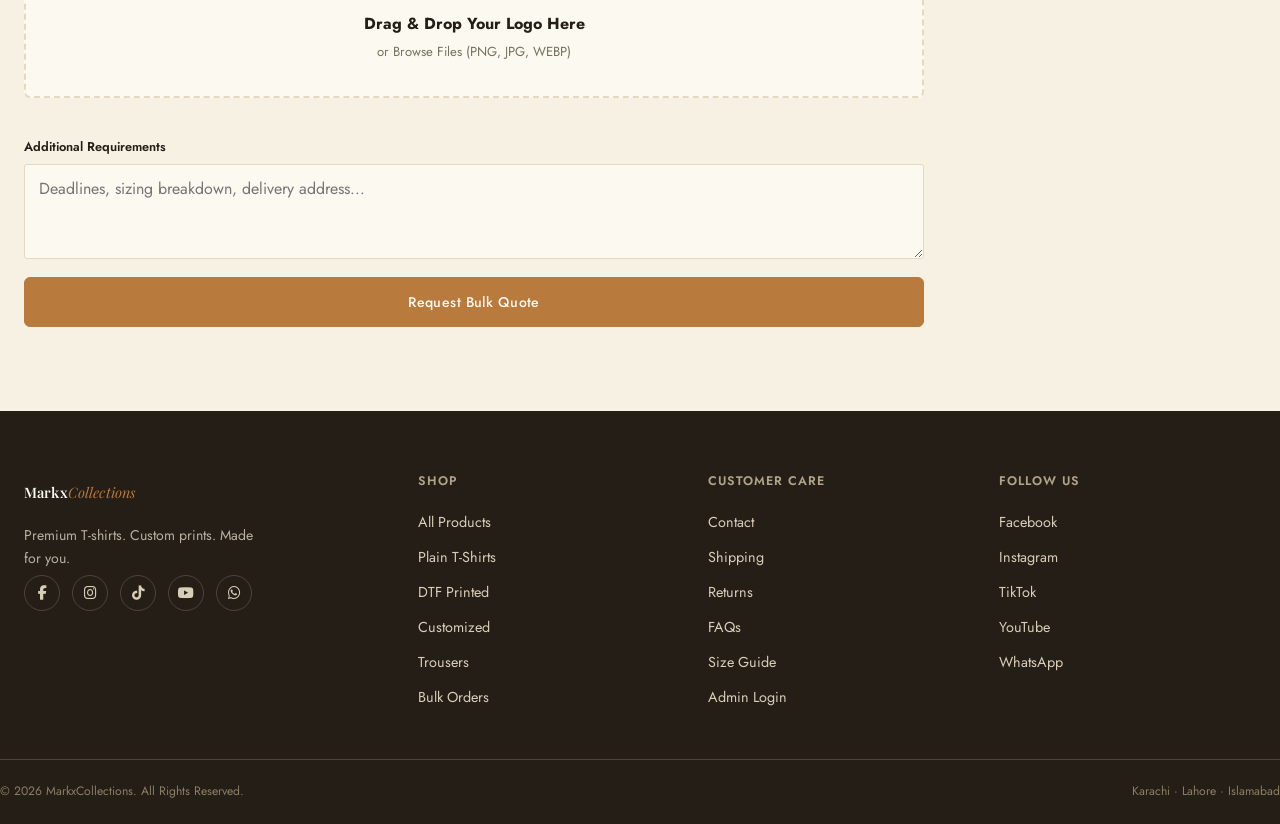
<file: bulk-order.html>
<!DOCTYPE html>
<html lang="en">
<head>
<meta charset="UTF-8">
<meta name="viewport" content="width=device-width, initial-scale=1.0">
<title>Bulk & Organization Orders | MarkxCollections</title>
<meta name="description" content="Request a quote for customized bulk T-shirt orders for companies, schools, teams and events.">
<link rel="stylesheet" href="css/style.css">
<link rel="stylesheet" href="https://cdnjs.cloudflare.com/ajax/libs/font-awesome/6.5.1/css/all.min.css">
</head>
<body data-nav="bulk">

<div id="site-header"></div>

<div class="page-head">
  <div class="container">
    <span class="eyebrow">FOR TEAMS & ORGANIZATIONS</span>
    <h1 style="font-size:2.6rem;">Bulk & Organization Orders</h1>
    <p class="lede" style="margin-top:10px;">Need customized shirts for your company, school, team or event? We've got you covered.</p>
    <div class="crumbs"><a href="index.html">Home</a> / Bulk Orders</div>
  </div>
</div>

<main class="section">
  <div class="container">
    <div class="split-two" style="margin-bottom:70px;">
      <div>
        <span class="eyebrow">WHO WE SERVE</span>
        <h2 style="font-size:2rem;margin-top:10px;">Built For Every Organization</h2>
        <p class="lede" style="margin-top:16px;">From a 20-person office to a 500-student campus, we scale printing and pricing to fit.</p>
        <div class="stat-row">
          <div class="stat"><b>10–250+</b><span>Order sizes handled</span></div>
          <div class="stat"><b>2–4</b><span>Days to production</span></div>
          <div class="stat"><b>15%</b><span>Off on card payment</span></div>
        </div>
      </div>
      <div class="cat-grid" style="grid-template-columns:repeat(2,1fr);">
        <div style="text-align:center;padding:22px 10px;border:1px solid var(--line);"><i class="fa-solid fa-building" style="color:var(--accent);font-size:1.4rem;"></i><p style="margin-top:10px;font-weight:600;font-size:.9rem;">Companies</p></div>
        <div style="text-align:center;padding:22px 10px;border:1px solid var(--line);"><i class="fa-solid fa-graduation-cap" style="color:var(--accent);font-size:1.4rem;"></i><p style="margin-top:10px;font-weight:600;font-size:.9rem;">Schools &amp; Colleges</p></div>
        <div style="text-align:center;padding:22px 10px;border:1px solid var(--line);"><i class="fa-solid fa-people-group" style="color:var(--accent);font-size:1.4rem;"></i><p style="margin-top:10px;font-weight:600;font-size:.9rem;">Sports Teams</p></div>
        <div style="text-align:center;padding:22px 10px;border:1px solid var(--line);"><i class="fa-solid fa-calendar-days" style="color:var(--accent);font-size:1.4rem;"></i><p style="margin-top:10px;font-weight:600;font-size:.9rem;">Events &amp; Campaigns</p></div>
      </div>
    </div>

    <div class="section-head"><div><span class="eyebrow">GET A QUOTE</span><h2 style="font-size:1.9rem;">Request Bulk Quote</h2></div></div>

    <form id="bulkForm" style="max-width:900px;">
      <div class="form-grid">
        <div class="field">
          <label>Organization Name <span class="req">*</span></label>
          <input type="text" id="bulkOrgName" placeholder="Organization / company name">
          <span class="field-error"></span>
        </div>
        <div class="field">
          <label>Contact Person <span class="req">*</span></label>
          <input type="text" id="bulkContactPerson" placeholder="Your full name">
          <span class="field-error"></span>
        </div>
        <div class="field">
          <label>Phone Number <span class="req">*</span></label>
          <input type="tel" id="bulkPhone" placeholder="03XX-XXXXXXX">
          <span class="field-error"></span>
        </div>
        <div class="field">
          <label>Email <span class="req">*</span></label>
          <input type="email" id="bulkEmail" placeholder="you@organization.com">
          <span class="field-error"></span>
        </div>
        <div class="field full">
          <label>Order Type <span class="req">*</span></label>
          <select id="bulkOrderType">
            <option value="">Select order type</option>
            <option>Company</option>
            <option>School</option>
            <option>College</option>
            <option>University</option>
            <option>Sports Team</option>
            <option>Event</option>
            <option>Other</option>
          </select>
          <span class="field-error"></span>
        </div>
      </div>

      <div class="field">
        <label>T-Shirt Type</label>
        <div class="chip-group" id="bulkTshirtChips">
          <button type="button" class="chip selected" data-value="Round Neck">Round Neck</button>
          <button type="button" class="chip" data-value="Polo">Polo</button>
          <button type="button" class="chip" data-value="Oversized">Oversized</button>
          <button type="button" class="chip" data-value="Full Sleeve">Full Sleeve</button>
        </div>
      </div>

      <div class="field">
        <label>Printing</label>
        <div class="chip-group" id="bulkPrintingChips">
          <button type="button" class="chip selected" data-value="DTF">DTF</button>
          <button type="button" class="chip" data-value="Logo">Logo</button>
          <button type="button" class="chip" data-value="Front">Front</button>
          <button type="button" class="chip" data-value="Back">Back</button>
          <button type="button" class="chip" data-value="Front + Back">Front + Back</button>
        </div>
      </div>

      <div class="field">
        <label>Quantity</label>
        <div class="chip-group" id="bulkQtyChips">
          <button type="button" class="chip selected" data-value="10–25">10–25</button>
          <button type="button" class="chip" data-value="26–50">26–50</button>
          <button type="button" class="chip" data-value="51–100">51–100</button>
          <button type="button" class="chip" data-value="101–250">101–250</button>
          <button type="button" class="chip" data-value="250+">250+</button>
          <button type="button" class="chip" data-value="Custom">Custom</button>
        </div>
        <div class="field" id="customQtyField" style="display:none;margin-top:12px;">
          <input type="number" id="bulkCustomQty" min="1" placeholder="Enter exact quantity">
        </div>
      </div>

      <div class="field">
        <label>Upload Logo / Design</label>
        <div class="upload-zone" id="bulkUploadZone">
          <i class="fa-solid fa-cloud-arrow-up"></i>
          <p><strong>Drag &amp; Drop Your Logo Here</strong></p>
          <p style="font-size:.82rem;color:#77715f;margin-top:4px;">or Browse Files (PNG, JPG, WEBP)</p>
          <input type="file" id="bulkUploadInput" accept="image/png,image/jpeg,image/jpg,image/webp" hidden>
        </div>
        <div class="upload-preview" id="bulkUploadPreview"></div>
      </div>

      <div class="field">
        <label for="bulkRequirements">Additional Requirements</label>
        <textarea id="bulkRequirements" rows="3" placeholder="Deadlines, sizing breakdown, delivery address..."></textarea>
      </div>

      <button type="submit" class="btn btn-accent btn-block">Request Bulk Quote</button>
    </form>
  </div>
</main>

<div id="site-footer"></div>

<div class="modal-overlay" id="bulkSuccessModal">
  <div class="modal-box modal-sm">
    <button class="modal-close" data-modal-close aria-label="Close"><i class="fa-solid fa-xmark"></i></button>
    <i class="fa-solid fa-circle-check" style="font-size:2.6rem;color:var(--accent);margin-bottom:16px;"></i>
    <h3 style="text-transform:none;font-family:var(--font-body);font-size:1.3rem;">Quote Request Submitted</h3>
    <p class="lede" style="margin:14px auto;">Thanks — our bulk orders team will reach out with pricing shortly.</p>
    <a href="index.html" class="btn btn-solid btn-block">Back To Home</a>
  </div>
</div>

<script src="js/app.js"></script>
<script src="js/products.js"></script>
<script src="js/cart.js"></script>
<script src="js/bulk-order.js"></script>
</body>
</html>
</file>
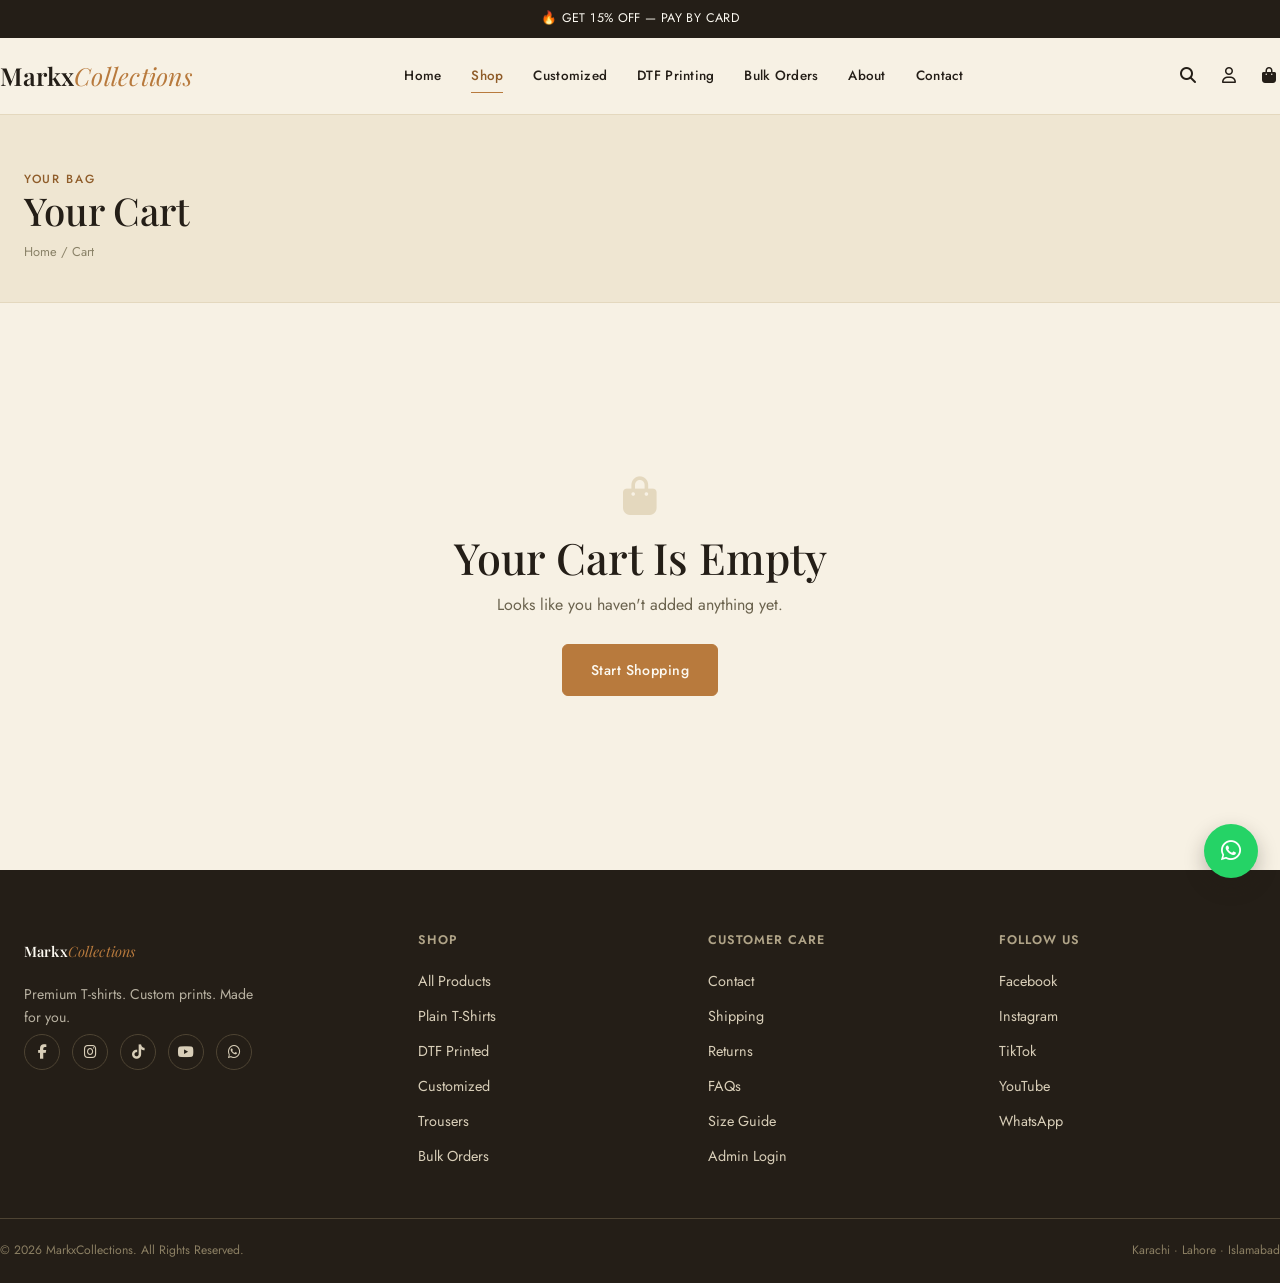
<file: cart.html>
<!DOCTYPE html>
<html lang="en">
<head>
<meta charset="UTF-8">
<meta name="viewport" content="width=device-width, initial-scale=1.0">
<title>Your Cart | MarkxCollections</title>
<meta name="description" content="Review your cart, choose Cash on Delivery or Card Payment, and proceed to checkout.">
<link rel="stylesheet" href="css/style.css">
<link rel="stylesheet" href="https://cdnjs.cloudflare.com/ajax/libs/font-awesome/6.5.1/css/all.min.css">
</head>
<body data-nav="shop">

<div id="site-header"></div>

<div class="page-head">
  <div class="container">
    <span class="eyebrow">YOUR BAG</span>
    <h1 style="font-size:2.4rem;">Your Cart</h1>
    <div class="crumbs"><a href="index.html">Home</a> / Cart</div>
  </div>
</div>

<main class="section">
  <div class="container">
    <div class="empty-state" id="cartEmpty" style="display:none;">
      <i class="fa-solid fa-bag-shopping"></i>
      <h2>Your Cart Is Empty</h2>
      <p>Looks like you haven't added anything yet.</p>
      <a href="shop.html" class="btn btn-accent">Start Shopping</a>
    </div>

    <div class="checkout-grid">
      <div id="cartList"></div>

      <aside class="cart-side" id="cartSide">
        <h3 style="text-transform:none;font-family:var(--font-body);font-size:1.1rem;margin-bottom:18px;">Order Summary</h3>
        <div class="sum-row"><span>Subtotal</span><span id="sumSubtotal">Rs. 0</span></div>
        <div class="sum-row discount" id="sumDiscountRow" style="display:none;"><span>Card Discount</span><span id="sumDiscount">Rs. 0</span></div>
        <div class="sum-row"><span>Delivery</span><span id="sumDelivery">Rs. 0</span></div>
        <div class="sum-row total"><span>Total</span><span id="sumTotal">Rs. 0</span></div>

        <div style="margin-top:22px;">
          <h4 style="font-size:.85rem;text-transform:uppercase;letter-spacing:.04em;margin-bottom:12px;">Payment Method</h4>
          <label class="radio-card selected">
            <input type="radio" name="cartPayment" value="cod" checked>
            <span><strong>Cash on Delivery</strong><span class="small">Pay when your order arrives</span></span>
          </label>
          <label class="radio-card">
            <input type="radio" name="cartPayment" value="card">
            <span><strong>Card Payment — Get 15% OFF</strong><span class="small">Discount applied automatically</span></span>
          </label>
        </div>

        <button class="btn btn-accent btn-block" id="proceedCheckoutBtn" style="margin-top:20px;">Proceed To Checkout</button>
      </aside>
    </div>
  </div>
</main>

<div id="site-footer"></div>

<script src="js/app.js"></script>
<script src="js/products.js"></script>
<script src="js/cart.js"></script>
</body>
</html>
</file>
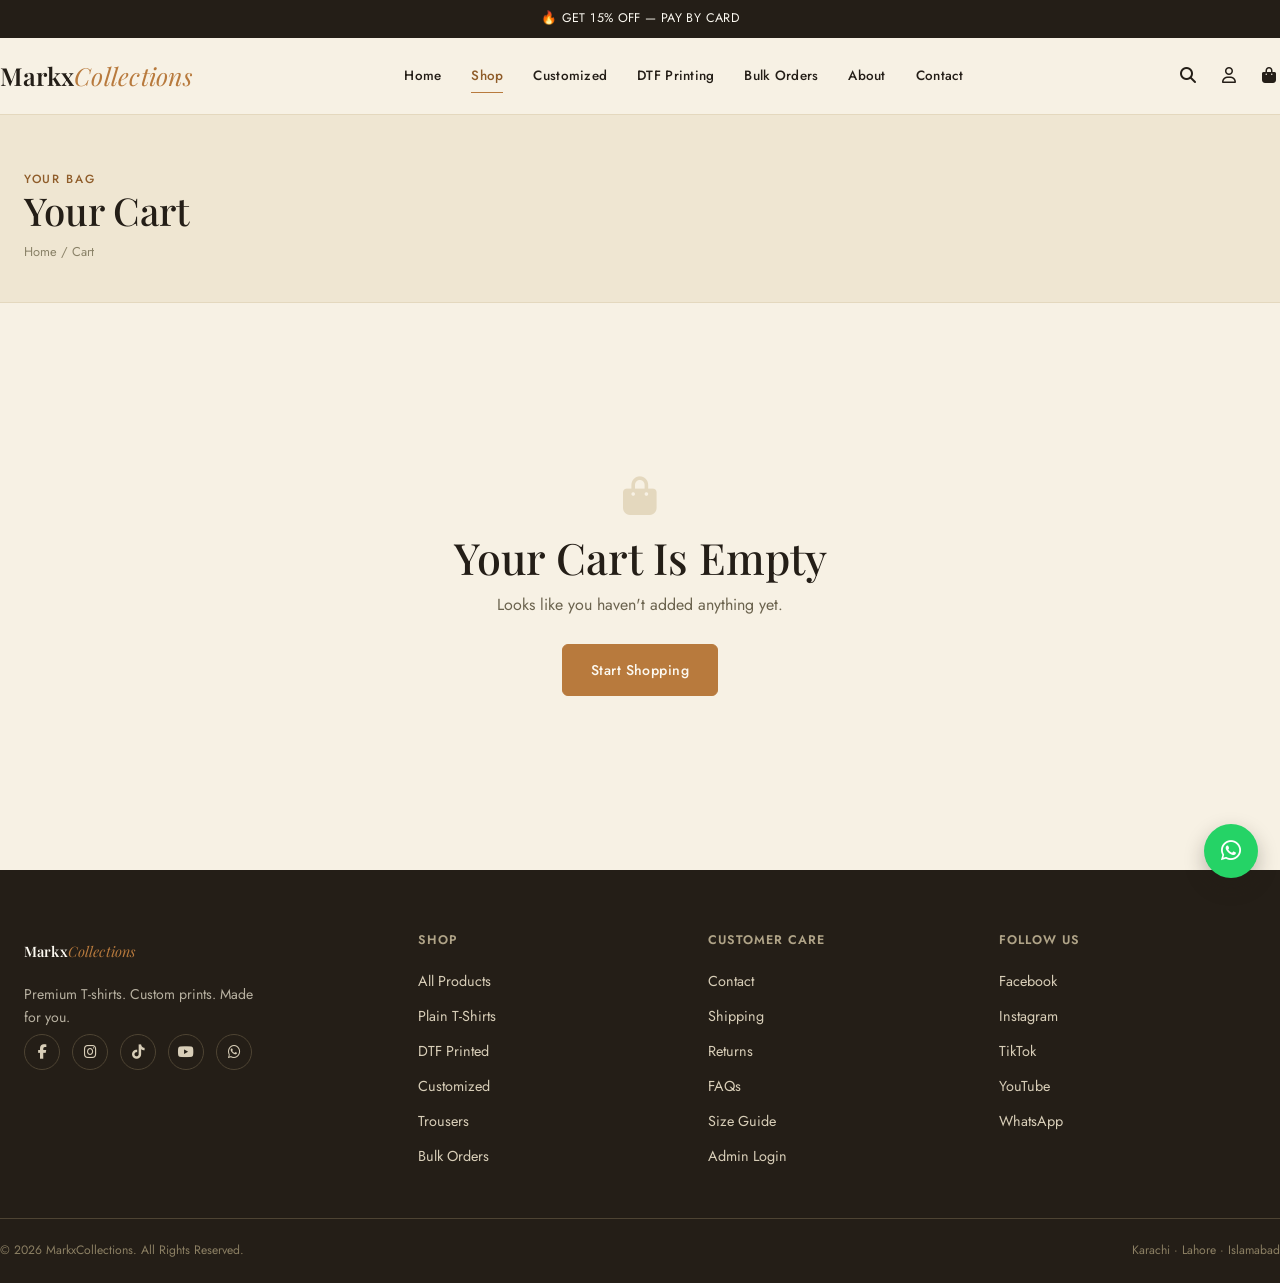
<file: checkout.html>
<!DOCTYPE html>
<html lang="en">
<head>
<meta charset="UTF-8">
<meta name="viewport" content="width=device-width, initial-scale=1.0">
<title>Checkout | MarkxCollections</title>
<meta name="description" content="Complete your order — enter delivery details and choose Cash on Delivery or Card Payment.">
<link rel="stylesheet" href="css/style.css">
<link rel="stylesheet" href="https://cdnjs.cloudflare.com/ajax/libs/font-awesome/6.5.1/css/all.min.css">
</head>
<body data-nav="shop">

<div id="site-header"></div>

<div class="page-head">
  <div class="container">
    <span class="eyebrow">ALMOST THERE</span>
    <h1 style="font-size:2.4rem;">Checkout</h1>
    <div class="crumbs"><a href="index.html">Home</a> / <a href="cart.html">Cart</a> / Checkout</div>
  </div>
</div>

<main class="section">
  <div class="container">
    <form id="checkoutForm" class="checkout-grid">
      <div>
        <h3 style="text-transform:none;font-family:var(--font-body);font-size:1.15rem;margin-bottom:20px;">Customer Information</h3>
        <div class="form-grid">
          <div class="field">
            <label>Full Name <span class="req">*</span></label>
            <input type="text" id="custName" placeholder="Your full name">
            <span class="field-error"></span>
          </div>
          <div class="field">
            <label>Phone Number <span class="req">*</span></label>
            <input type="tel" id="custPhone" placeholder="03XX-XXXXXXX">
            <span class="field-error"></span>
          </div>
          <div class="field">
            <label>Email</label>
            <input type="email" id="custEmail" placeholder="you@example.com">
          </div>
          <div class="field">
            <label>City <span class="req">*</span></label>
            <input type="text" id="custCity" placeholder="City">
            <span class="field-error"></span>
          </div>
          <div class="field full">
            <label>Address <span class="req">*</span></label>
            <input type="text" id="custAddress" placeholder="House / street / area">
            <span class="field-error"></span>
          </div>
          <div class="field">
            <label>Postal Code</label>
            <input type="text" id="custPostal" placeholder="Postal code">
          </div>
        </div>
        <div class="field">
          <label>Delivery Notes</label>
          <textarea id="custNotes" rows="3" placeholder="Landmark, delivery time preference, etc."></textarea>
        </div>

        <h3 style="text-transform:none;font-family:var(--font-body);font-size:1.15rem;margin:30px 0 20px;">Payment Method</h3>
        <label class="radio-card">
          <input type="radio" name="checkoutPayment" value="cod">
          <span><strong>Cash on Delivery</strong><span class="small">Customer pays when the order is delivered</span></span>
        </label>
        <label class="radio-card">
          <input type="radio" name="checkoutPayment" value="card">
          <span><strong>Card Payment</strong><span class="small">Get 15% OFF — applied automatically</span></span>
        </label>
        <p class="field-error" id="paymentError"></p>

        <div id="cardPaymentBlock" style="display:none;margin-top:10px;border:1px solid var(--line);padding:22px;background:var(--bone);">
          <span class="tag tag-accent" style="margin-bottom:12px;">DEMO PAYMENT FLOW</span>
          <h4 style="font-size:1rem;margin:12px 0 6px;">Payment Verification</h4>
          <p style="font-size:.86rem;color:#57523f;margin-bottom:14px;">This is a frontend demo only — no real payment is processed. After completing your payment, upload your payment screenshot.</p>
          <div class="upload-zone" id="screenshotZone">
            <i class="fa-solid fa-receipt"></i>
            <p><strong>Upload Payment Screenshot</strong></p>
            <p style="font-size:.8rem;color:#77715f;margin-top:4px;">PNG, JPG, JPEG or WEBP</p>
            <input type="file" id="screenshotInput" accept="image/png,image/jpeg,image/jpg,image/webp" hidden>
          </div>
          <div class="upload-preview" id="screenshotPreview"></div>
          <button type="button" class="chip" id="noScreenshotBtn" style="margin-top:14px;">I don't have a screenshot</button>
        </div>
      </div>

      <aside class="cart-side">
        <h3 style="text-transform:none;font-family:var(--font-body);font-size:1.1rem;margin-bottom:16px;">Order Summary</h3>
        <div id="checkoutItems"></div>
        <div class="sum-row" style="margin-top:14px;"><span>Subtotal</span><span id="coSubtotal">Rs. 0</span></div>
        <div class="sum-row discount" id="coDiscountRow" style="display:none;"><span>Card Discount</span><span id="coDiscount">Rs. 0</span></div>
        <div class="sum-row"><span>Delivery</span><span id="coDeliveryFee">Rs. 0</span></div>
        <div class="sum-row total"><span>Total</span><span id="coTotal">Rs. 0</span></div>
        <button type="submit" class="btn btn-accent btn-block" style="margin-top:20px;">Place Order</button>
      </aside>
    </form>
  </div>
</main>

<div id="site-footer"></div>

<script src="js/app.js"></script>
<script src="js/products.js"></script>
<script src="js/cart.js"></script>
<script src="js/checkout.js"></script>
</body>
</html>
</file>
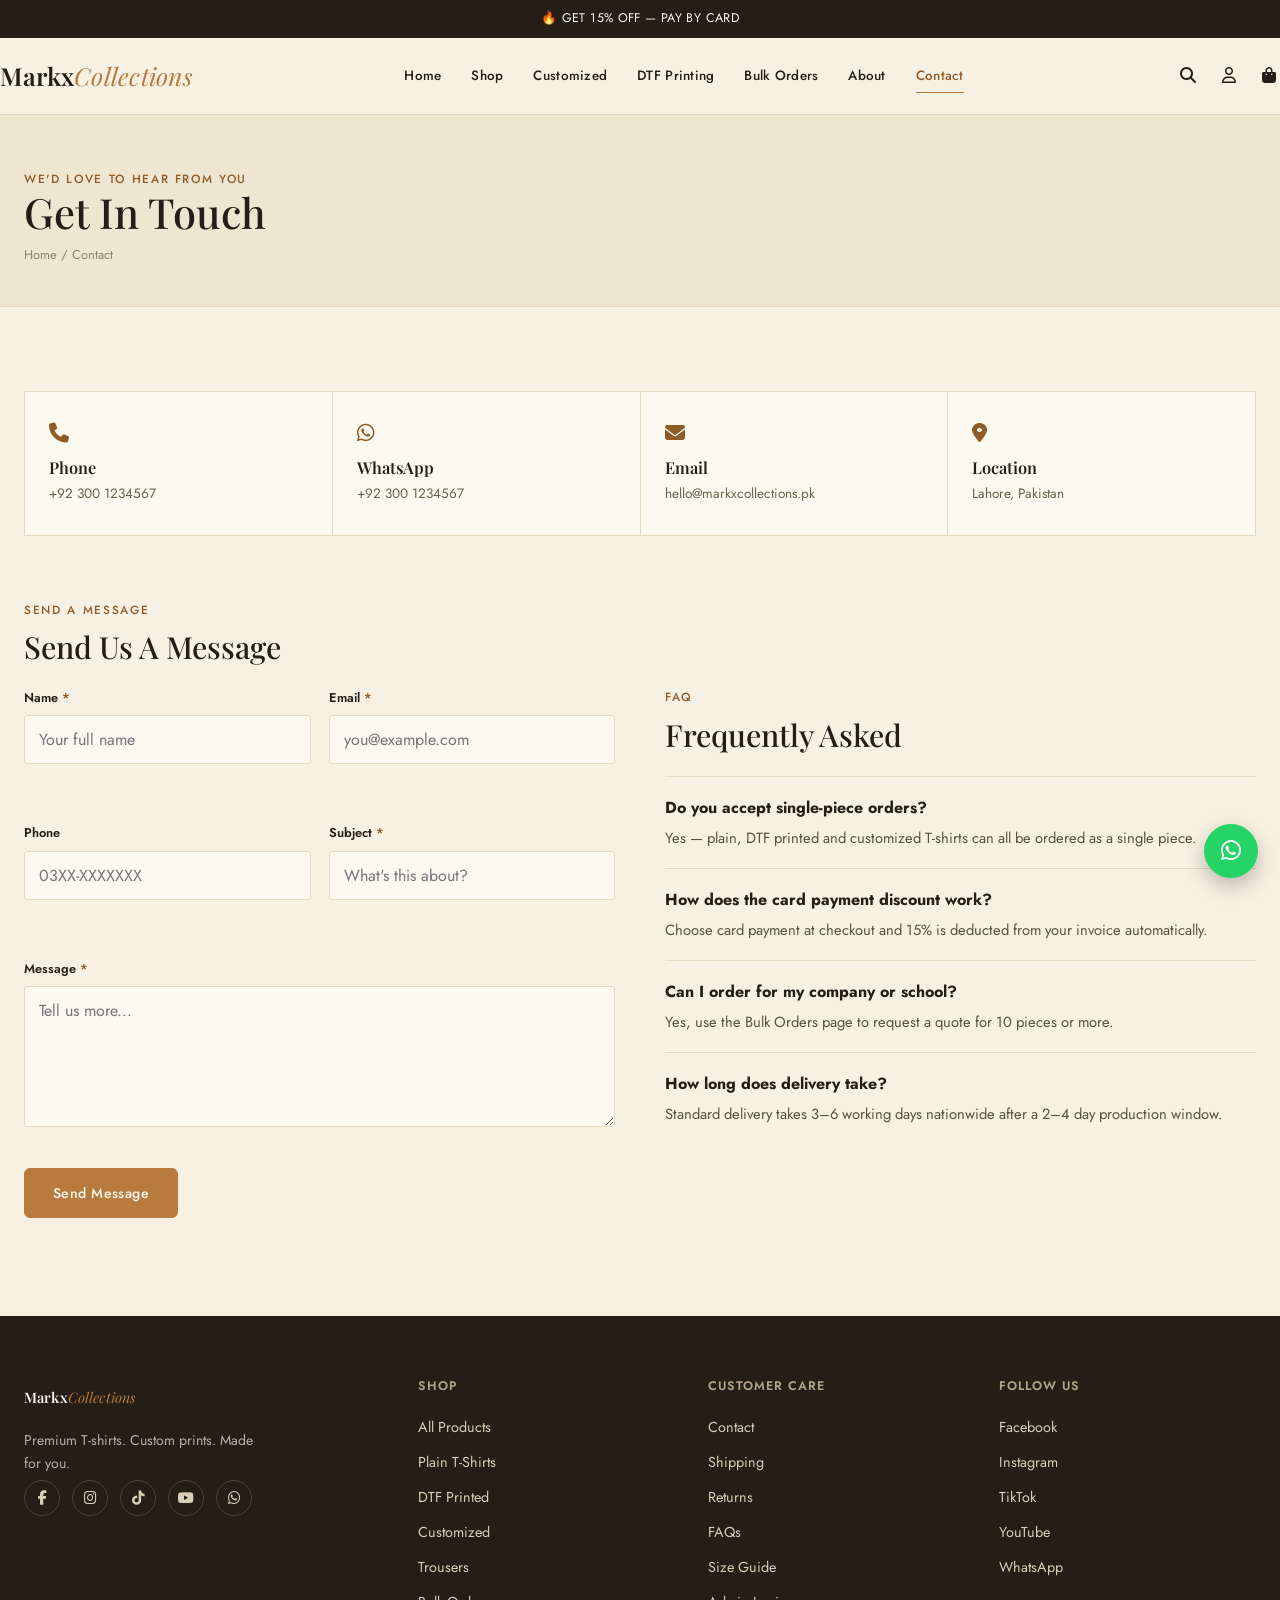
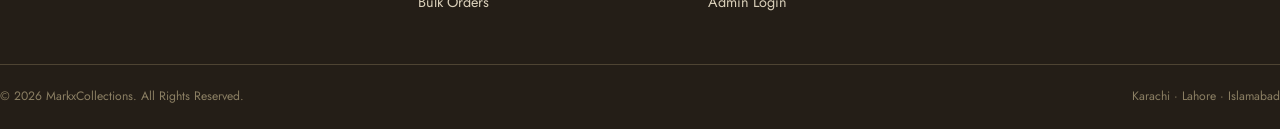
<file: contact.html>
<!DOCTYPE html>
<html lang="en">
<head>
<meta charset="UTF-8">
<meta name="viewport" content="width=device-width, initial-scale=1.0">
<title>Contact Us | MarkxCollections</title>
<meta name="description" content="Get in touch with MarkxCollections for orders, custom printing questions and bulk quotes.">
<link rel="stylesheet" href="css/style.css">
<link rel="stylesheet" href="https://cdnjs.cloudflare.com/ajax/libs/font-awesome/6.5.1/css/all.min.css">
</head>
<body data-nav="contact">

<div id="site-header"></div>

<div class="page-head">
  <div class="container">
    <span class="eyebrow">WE'D LOVE TO HEAR FROM YOU</span>
    <h1 style="font-size:2.6rem;">Get In Touch</h1>
    <div class="crumbs"><a href="index.html">Home</a> / Contact</div>
  </div>
</div>

<main class="section">
  <div class="container">
    <div class="feature-grid" style="margin-bottom:60px;">
      <div class="feature-cell"><i class="fa-solid fa-phone feature-icon"></i><h3>Phone</h3><p>+92 300 1234567</p></div>
      <div class="feature-cell"><i class="fa-brands fa-whatsapp feature-icon"></i><h3>WhatsApp</h3><p>+92 300 1234567</p></div>
      <div class="feature-cell"><i class="fa-solid fa-envelope feature-icon"></i><h3>Email</h3><p>hello@markxcollections.pk</p></div>
      <div class="feature-cell"><i class="fa-solid fa-location-dot feature-icon"></i><h3>Location</h3><p>Lahore, Pakistan</p></div>
    </div>

    <div class="split-two">
      <div>
        <span class="eyebrow">SEND A MESSAGE</span>
        <h2 style="font-size:1.9rem;margin:10px 0 24px;">Send Us A Message</h2>
        <form id="contactForm">
          <div class="form-grid">
            <div class="field">
              <label>Name <span class="req">*</span></label>
              <input type="text" id="contactName" placeholder="Your full name">
              <span class="field-error"></span>
            </div>
            <div class="field">
              <label>Email <span class="req">*</span></label>
              <input type="email" id="contactEmail" placeholder="you@example.com">
              <span class="field-error"></span>
            </div>
            <div class="field">
              <label>Phone</label>
              <input type="tel" id="contactPhone" placeholder="03XX-XXXXXXX">
            </div>
            <div class="field">
              <label>Subject <span class="req">*</span></label>
              <input type="text" id="contactSubject" placeholder="What's this about?">
              <span class="field-error"></span>
            </div>
            <div class="field full">
              <label>Message <span class="req">*</span></label>
              <textarea id="contactMessage" rows="5" placeholder="Tell us more..."></textarea>
              <span class="field-error"></span>
            </div>
          </div>
          <button type="submit" class="btn btn-accent" id="contactSubmitBtn">Send Message</button>
          <p id="contactSuccessNote" style="margin-top:14px;font-weight:600;color:var(--accent-deep);"></p>
        </form>
      </div>

      <div id="faq">
        <span class="eyebrow">FAQ</span>
        <h2 style="font-size:1.9rem;margin:10px 0 24px;">Frequently Asked</h2>
        <div style="border-top:1px solid var(--line);">
          <div style="padding:18px 0;border-bottom:1px solid var(--line);"><strong>Do you accept single-piece orders?</strong><p style="margin-top:6px;color:#57523f;font-size:.92rem;">Yes — plain, DTF printed and customized T-shirts can all be ordered as a single piece.</p></div>
          <div style="padding:18px 0;border-bottom:1px solid var(--line);"><strong>How does the card payment discount work?</strong><p style="margin-top:6px;color:#57523f;font-size:.92rem;">Choose card payment at checkout and 15% is deducted from your invoice automatically.</p></div>
          <div style="padding:18px 0;border-bottom:1px solid var(--line);"><strong>Can I order for my company or school?</strong><p style="margin-top:6px;color:#57523f;font-size:.92rem;">Yes, use the Bulk Orders page to request a quote for 10 pieces or more.</p></div>
          <div style="padding:18px 0;"><strong>How long does delivery take?</strong><p style="margin-top:6px;color:#57523f;font-size:.92rem;">Standard delivery takes 3–6 working days nationwide after a 2–4 day production window.</p></div>
        </div>
      </div>
    </div>
  </div>
</main>

<div id="site-footer"></div>

<script src="js/app.js"></script>
<script src="js/products.js"></script>
<script src="js/cart.js"></script>
<script>
  document.getElementById('contactForm').addEventListener('submit', function(e){
    e.preventDefault();
    const requiredIds = ['contactName','contactEmail','contactSubject','contactMessage'];
    let valid = true;
    requiredIds.forEach(id => {
      const el = document.getElementById(id);
      const errorEl = el.parentElement.querySelector('.field-error');
      if(!el.value.trim()){
        el.parentElement.classList.add('has-error');
        if(errorEl) errorEl.textContent = 'This field is required.';
        valid = false;
      } else {
        el.parentElement.classList.remove('has-error');
        if(errorEl) errorEl.textContent = '';
      }
    });
    if(!valid) return;
    document.getElementById('contactSuccessNote').textContent = "Thanks — your message has been sent. We'll get back to you soon.";
    showToast('Message sent', 'fa-solid fa-paper-plane');
    this.reset();
  });
</script>
</body>
</html>
</file>
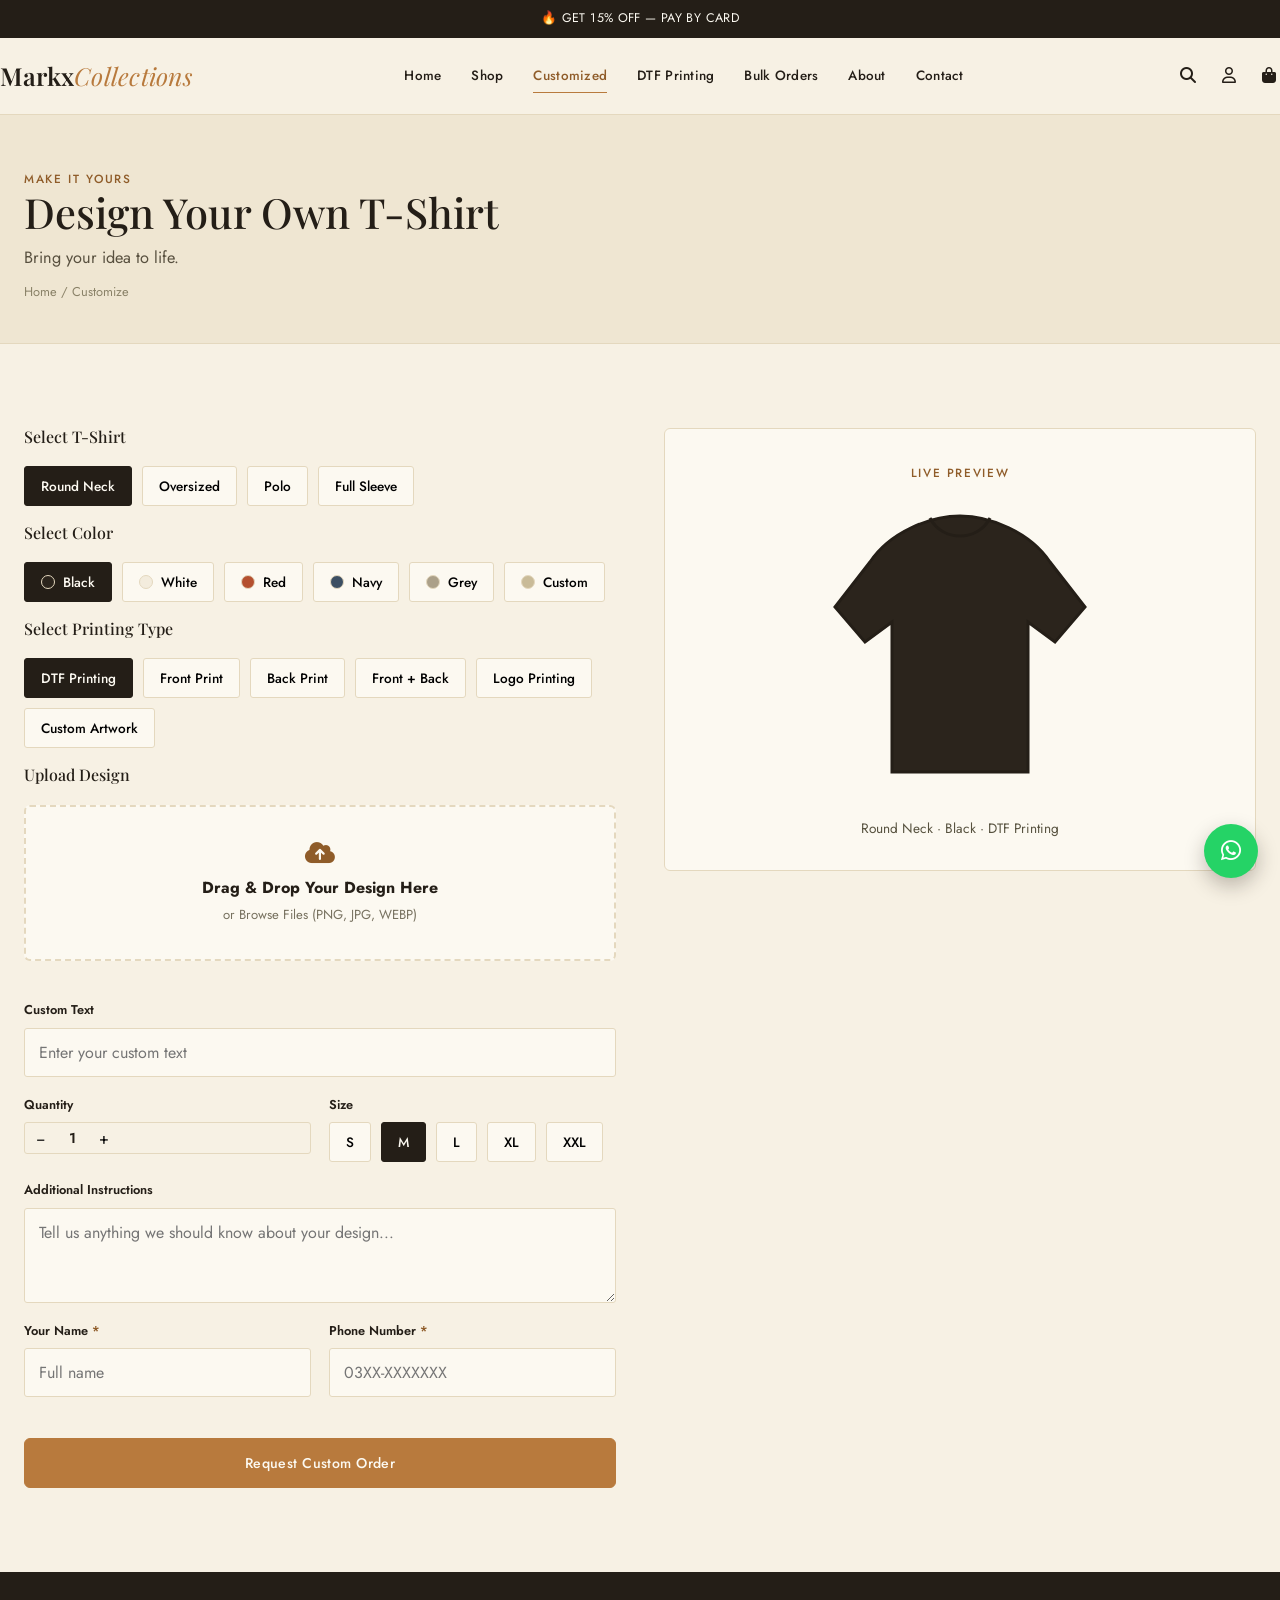
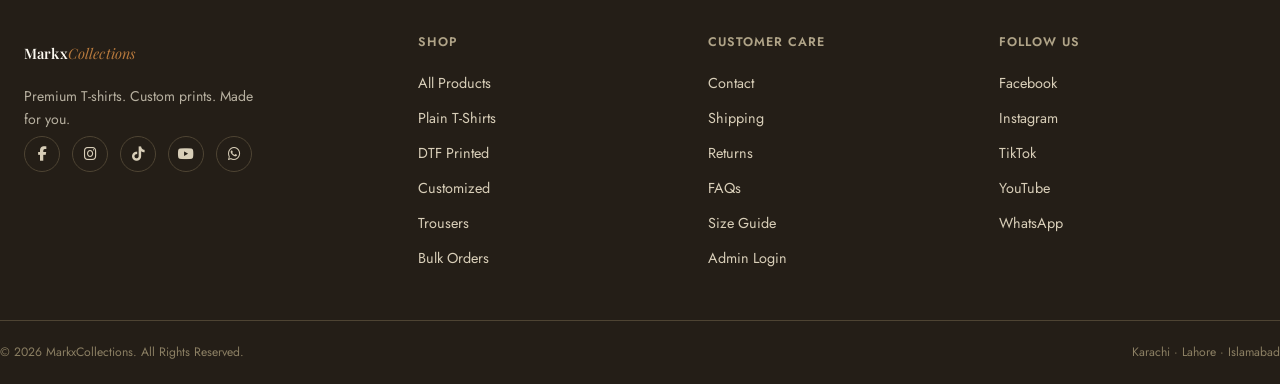
<file: customize.html>
<!DOCTYPE html>
<html lang="en">
<head>
<meta charset="UTF-8">
<meta name="viewport" content="width=device-width, initial-scale=1.0">
<title>Design Your Own T-Shirt | MarkxCollections</title>
<meta name="description" content="Design your own custom printed T-shirt with MarkxCollections. Choose style, color, printing type and upload your artwork.">
<link rel="stylesheet" href="css/style.css">
<link rel="stylesheet" href="https://cdnjs.cloudflare.com/ajax/libs/font-awesome/6.5.1/css/all.min.css">
</head>
<body data-nav="customize">

<div id="site-header"></div>

<div class="page-head">
  <div class="container">
    <span class="eyebrow">MAKE IT YOURS</span>
    <h1 style="font-size:2.6rem;">Design Your Own T-Shirt</h1>
    <p class="lede" style="margin-top:10px;">Bring your idea to life.</p>
    <div class="crumbs"><a href="index.html">Home</a> / Customize</div>
  </div>
</div>

<main class="section">
  <div class="container">
    <div class="customize-layout">
      <form id="customizeForm">

        <div class="field">
          <h4 style="margin-bottom:14px;">Select T-Shirt</h4>
          <div class="chip-group" id="tshirtChips">
            <button type="button" class="chip selected" data-value="Round Neck">Round Neck</button>
            <button type="button" class="chip" data-value="Oversized">Oversized</button>
            <button type="button" class="chip" data-value="Polo">Polo</button>
            <button type="button" class="chip" data-value="Full Sleeve">Full Sleeve</button>
          </div>
        </div>

        <div class="field">
          <h4 style="margin-bottom:14px;">Select Color</h4>
          <div class="chip-group" id="colorChips">
            <button type="button" class="chip swatch-chip selected" data-value="Black"><span class="swatch-dot" style="background:#2B241C;"></span>Black</button>
            <button type="button" class="chip swatch-chip" data-value="White"><span class="swatch-dot" style="background:#F3ECDD;"></span>White</button>
            <button type="button" class="chip swatch-chip" data-value="Red"><span class="swatch-dot" style="background:#B4502F;"></span>Red</button>
            <button type="button" class="chip swatch-chip" data-value="Navy"><span class="swatch-dot" style="background:#3C4F63;"></span>Navy</button>
            <button type="button" class="chip swatch-chip" data-value="Grey"><span class="swatch-dot" style="background:#ABA089;"></span>Grey</button>
            <button type="button" class="chip swatch-chip" data-value="Custom"><span class="swatch-dot" style="background:#C9BB98;"></span>Custom</button>
          </div>
        </div>

        <div class="field">
          <h4 style="margin-bottom:14px;">Select Printing Type</h4>
          <div class="chip-group" id="printingChips">
            <button type="button" class="chip selected" data-value="DTF Printing">DTF Printing</button>
            <button type="button" class="chip" data-value="Front Print">Front Print</button>
            <button type="button" class="chip" data-value="Back Print">Back Print</button>
            <button type="button" class="chip" data-value="Front + Back">Front + Back</button>
            <button type="button" class="chip" data-value="Logo Printing">Logo Printing</button>
            <button type="button" class="chip" data-value="Custom Artwork">Custom Artwork</button>
          </div>
        </div>

        <div class="field">
          <h4 style="margin-bottom:14px;">Upload Design</h4>
          <div class="upload-zone" id="uploadZone">
            <i class="fa-solid fa-cloud-arrow-up"></i>
            <p><strong>Drag &amp; Drop Your Design Here</strong></p>
            <p style="font-size:.82rem;color:#77715f;margin-top:4px;">or Browse Files (PNG, JPG, WEBP)</p>
            <input type="file" id="uploadInput" accept="image/png,image/jpeg,image/jpg,image/webp" hidden>
          </div>
          <div class="upload-preview" id="uploadPreview"></div>
        </div>

        <div class="field">
          <label for="customText">Custom Text</label>
          <input type="text" id="customText" placeholder="Enter your custom text" maxlength="24">
        </div>

        <div class="form-grid">
          <div class="field">
            <label>Quantity</label>
            <div class="qty-stepper" id="cQtyStepper">
              <button type="button" data-c-qty="-1">&minus;</button><span id="cQty">1</span><button type="button" data-c-qty="1">+</button>
            </div>
          </div>
          <div class="field">
            <label>Size</label>
            <div class="chip-group" id="sizeChips">
              <button type="button" class="chip" data-value="S">S</button>
              <button type="button" class="chip selected" data-value="M">M</button>
              <button type="button" class="chip" data-value="L">L</button>
              <button type="button" class="chip" data-value="XL">XL</button>
              <button type="button" class="chip" data-value="XXL">XXL</button>
            </div>
          </div>
        </div>

        <div class="field">
          <label for="customNotes">Additional Instructions</label>
          <textarea id="customNotes" rows="3" placeholder="Tell us anything we should know about your design..."></textarea>
        </div>

        <div class="form-grid">
          <div class="field">
            <label>Your Name <span class="req">*</span></label>
            <input type="text" id="customContactName" placeholder="Full name">
            <span class="field-error"></span>
          </div>
          <div class="field">
            <label>Phone Number <span class="req">*</span></label>
            <input type="tel" id="customContactPhone" placeholder="03XX-XXXXXXX">
            <span class="field-error"></span>
          </div>
        </div>

        <button type="submit" class="btn btn-accent btn-block">Request Custom Order</button>
      </form>

      <div class="tee-preview">
        <span class="eyebrow">LIVE PREVIEW</span>
        <div class="tee-mock" style="margin-top:18px;position:relative;">
          <div id="teeMock"></div>
          <div class="tee-mock-text" id="teeMockText"></div>
          <img class="tee-mock-img" id="teeMockImg" style="display:none;" alt="Uploaded design preview">
        </div>
        <p id="previewMeta" style="margin-top:16px;font-size:.85rem;color:#57523f;"></p>
      </div>
    </div>
  </div>
</main>

<div id="site-footer"></div>

<div class="modal-overlay" id="customSuccessModal">
  <div class="modal-box modal-sm">
    <button class="modal-close" data-modal-close aria-label="Close"><i class="fa-solid fa-xmark"></i></button>
    <i class="fa-solid fa-circle-check" style="font-size:2.6rem;color:var(--accent);margin-bottom:16px;"></i>
    <h3 style="text-transform:none;font-family:var(--font-body);font-size:1.3rem;">Customization Request Submitted</h3>
    <p class="lede" style="margin:14px auto;">Your request has been prepared. Our team can review the design and contact you.</p>
    <a href="index.html" class="btn btn-solid btn-block">Back To Home</a>
  </div>
</div>

<script src="js/app.js"></script>
<script src="js/products.js"></script>
<script src="js/cart.js"></script>
<script src="js/customize.js"></script>
</body>
</html>
</file>
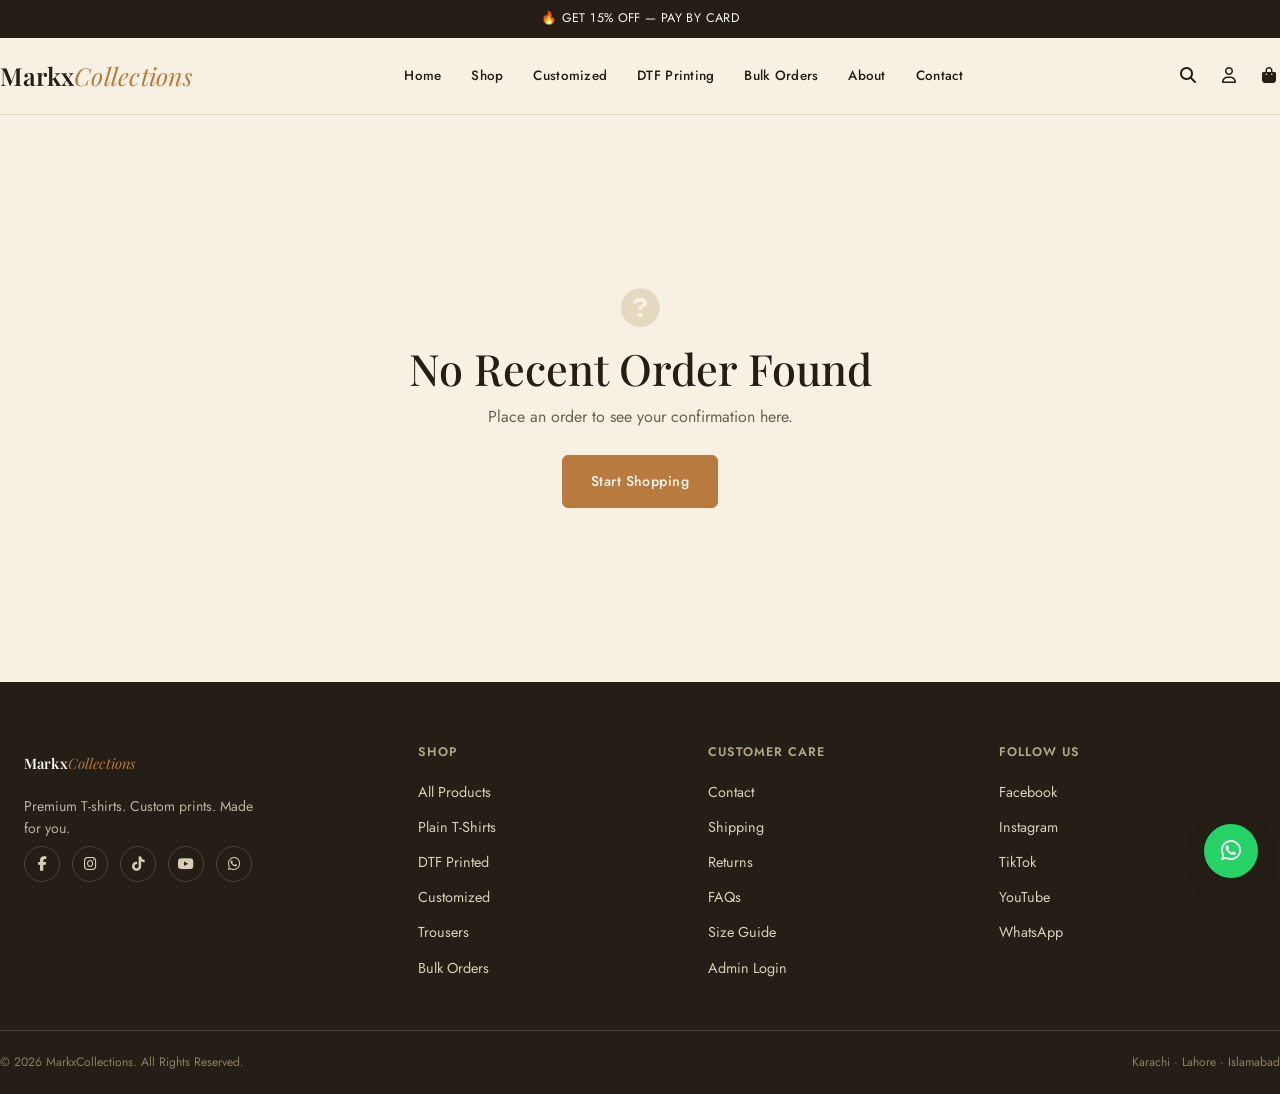
<file: order-success.html>
<!DOCTYPE html>
<html lang="en">
<head>
<meta charset="UTF-8">
<meta name="viewport" content="width=device-width, initial-scale=1.0">
<title>Order Placed | MarkxCollections</title>
<meta name="description" content="Your MarkxCollections order has been placed successfully.">
<link rel="stylesheet" href="css/style.css">
<link rel="stylesheet" href="https://cdnjs.cloudflare.com/ajax/libs/font-awesome/6.5.1/css/all.min.css">
<style>
  @media print{
    .site-header, .announce, .mobile-nav, .site-footer, .wa-float, .no-print, #site-header, #site-footer{ display:none !important; }
    body{ background:#fff; }
    .invoice{ border:none; }
  }
</style>
</head>
<body data-nav="">

<div id="site-header" class="no-print"></div>

<main class="section">
  <div class="container" id="successRoot" style="max-width:900px;">
    <!-- populated by script -->
  </div>
</main>

<div id="site-footer" class="no-print"></div>

<script src="js/app.js"></script>
<script src="js/products.js"></script>
<script src="js/cart.js"></script>
<script>
  document.addEventListener('DOMContentLoaded', () => {
    const raw = sessionStorage.getItem('markxLastOrder');
    const root = document.getElementById('successRoot');
    if (!raw) {
      root.innerHTML = `
        <div class="empty-state">
          <i class="fa-solid fa-circle-question"></i>
          <h2>No Recent Order Found</h2>
          <p>Place an order to see your confirmation here.</p>
          <a href="shop.html" class="btn btn-accent">Start Shopping</a>
        </div>`;
      return;
    }
    const order = JSON.parse(raw);
    const paymentLabel = order.paymentMethod === 'card' ? 'Card Payment (15% discount applied)' : 'Cash on Delivery';
    const dateStr = new Date(order.date).toLocaleDateString('en-PK', { year:'numeric', month:'long', day:'numeric' });

    root.innerHTML = `
      <div class="no-print" style="text-align:center;margin-bottom:36px;">
        <i class="fa-solid fa-circle-check" style="font-size:3rem;color:var(--accent);"></i>
        <h1 style="font-size:2.1rem;margin-top:16px;">Order Placed Successfully</h1>
        <p class="lede" style="margin:10px auto 22px;">Thank you for shopping with MarkxCollections.</p>
        <div style="display:flex;gap:12px;justify-content:center;flex-wrap:wrap;">
          <button class="btn btn-solid" id="printInvoiceBtn">Download / Print Invoice</button>
          <a href="shop.html" class="btn btn-ghost">Continue Shopping</a>
        </div>
      </div>

      <div class="invoice" id="invoiceBox">
        <div class="invoice-head">
          <div>
            <div class="logo">Markx<span style="color:var(--accent);">Collections</span></div>
            <p style="font-size:.85rem;color:#57523f;margin-top:4px;">Wear It. Print It. Make It Yours.</p>
          </div>
          <div style="text-align:right;font-size:.88rem;">
            <div><strong>Invoice / Order #</strong> ${order.orderNumber}</div>
            <div>Date: ${dateStr}</div>
          </div>
        </div>

        <div class="form-grid" style="margin-bottom:20px;">
          <div>
            <h4 style="font-size:.8rem;text-transform:uppercase;letter-spacing:.04em;color:#77715f;margin-bottom:8px;">Customer</h4>
            <p style="font-size:.92rem;">${order.customer.name}<br>${order.customer.phone}<br>${order.customer.address}, ${order.customer.city} ${order.customer.postalCode || ''}</p>
          </div>
          <div>
            <h4 style="font-size:.8rem;text-transform:uppercase;letter-spacing:.04em;color:#77715f;margin-bottom:8px;">Payment</h4>
            <p style="font-size:.92rem;">${paymentLabel}</p>
          </div>
        </div>

        <table>
          <thead><tr><th>Product</th><th>Size</th><th>Qty</th><th>Price</th><th>Total</th></tr></thead>
          <tbody>
            ${order.items.map(i => `<tr><td>${i.name} (${i.color})</td><td>${i.size}</td><td>${i.qty}</td><td>${formatMoney(i.price)}</td><td>${formatMoney(i.price * i.qty)}</td></tr>`).join('')}
          </tbody>
        </table>

        <div style="max-width:280px;margin-left:auto;">
          <div class="sum-row"><span>Subtotal</span><span>${formatMoney(order.subtotal)}</span></div>
          ${order.discount > 0 ? `<div class="sum-row discount"><span>Card Discount</span><span>-${formatMoney(order.discount)}</span></div>` : ''}
          <div class="sum-row"><span>Delivery</span><span>${order.delivery === 0 ? 'FREE' : formatMoney(order.delivery)}</span></div>
          <div class="sum-row total"><span>Total</span><span>${formatMoney(order.total)}</span></div>
        </div>

        <p style="text-align:center;margin-top:30px;font-size:.85rem;color:#77715f;">Thank you for shopping with MarkxCollections.</p>
      </div>
    `;

    document.getElementById('printInvoiceBtn').addEventListener('click', () => window.print());
  });
</script>
</body>
</html>
</file>
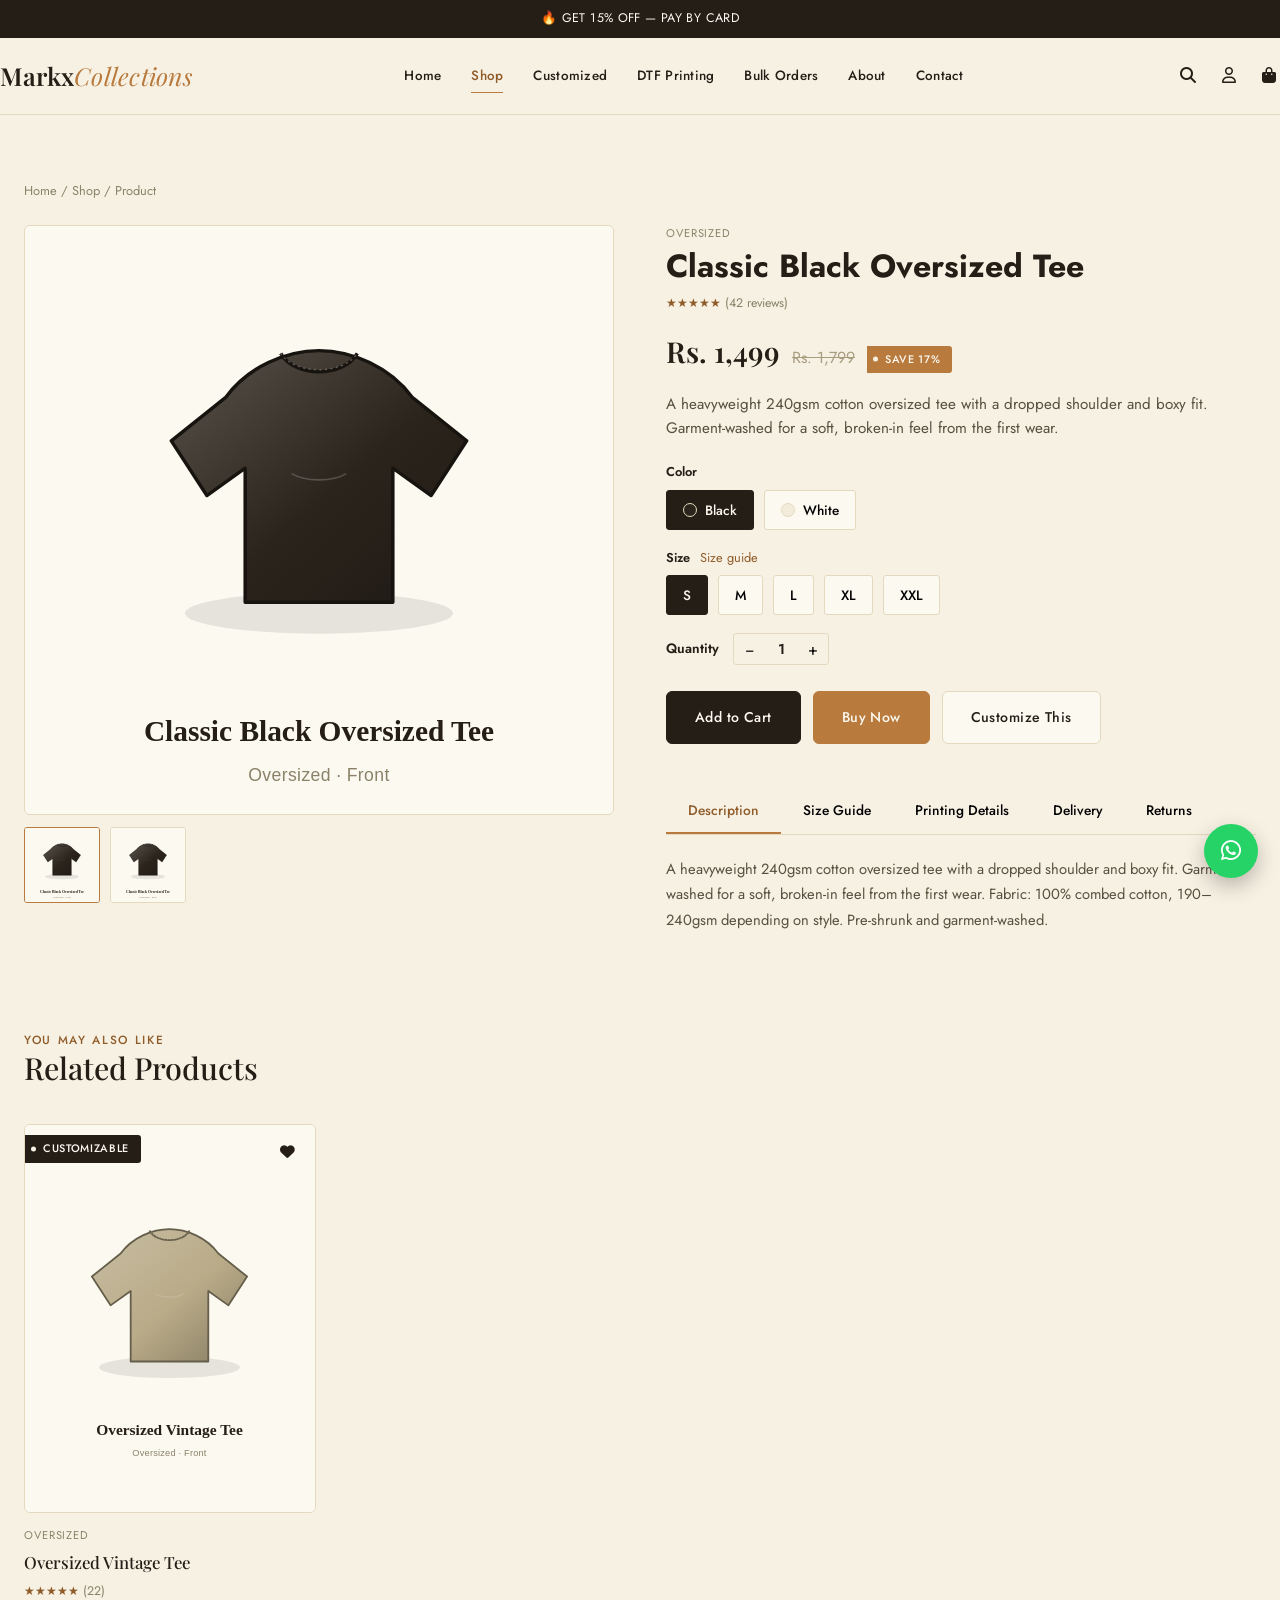
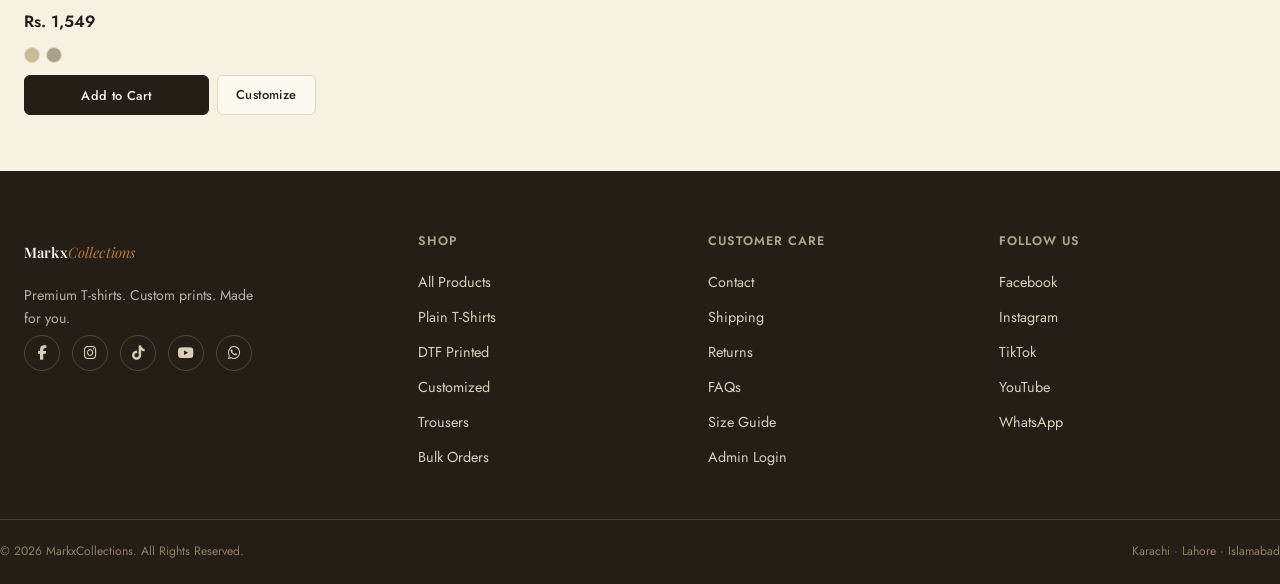
<file: product.html>
<!DOCTYPE html>
<html lang="en">
<head>
<meta charset="UTF-8">
<meta name="viewport" content="width=device-width, initial-scale=1.0">
<title>Product Details | MarkxCollections</title>
<meta name="description" content="View sizing, color options and printing details for MarkxCollections T-shirts.">
<link rel="stylesheet" href="css/style.css">
<link rel="stylesheet" href="https://cdnjs.cloudflare.com/ajax/libs/font-awesome/6.5.1/css/all.min.css">
</head>
<body data-nav="shop">

<div id="site-header"></div>

<main class="section section-tight">
  <div class="container">
    <div class="crumbs" style="margin-bottom:24px;"><a href="index.html">Home</a> / <a href="shop.html">Shop</a> / Product</div>
    <div id="pdRoot"></div>

    <div class="section-head" style="margin-top:70px;">
      <div><span class="eyebrow">YOU MAY ALSO LIKE</span><h2 style="font-size:1.9rem;">Related Products</h2></div>
    </div>
    <div class="product-grid" id="relatedGrid"></div>
  </div>
</main>

<div id="site-footer"></div>

<script src="js/app.js"></script>
<script src="js/products.js"></script>
<script src="js/cart.js"></script>
<script src="js/product.js"></script>
</body>
</html>
</file>
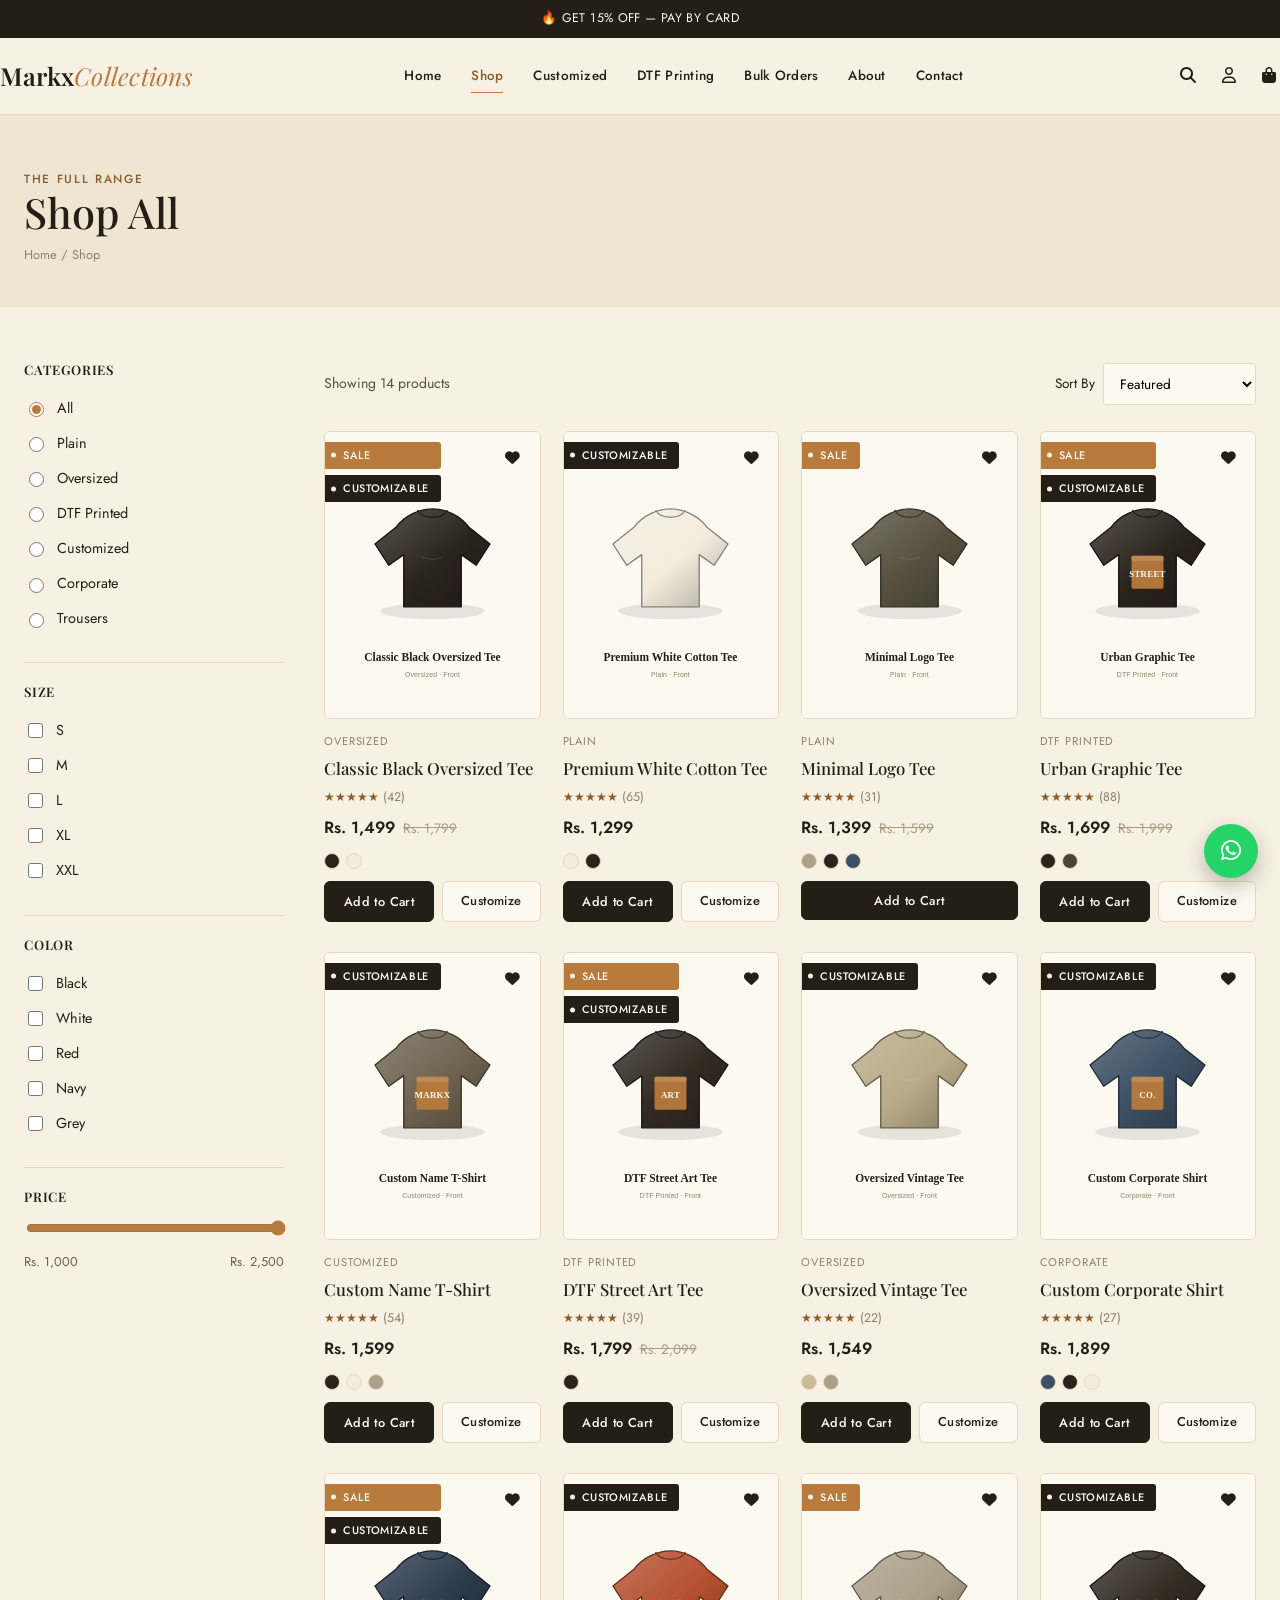
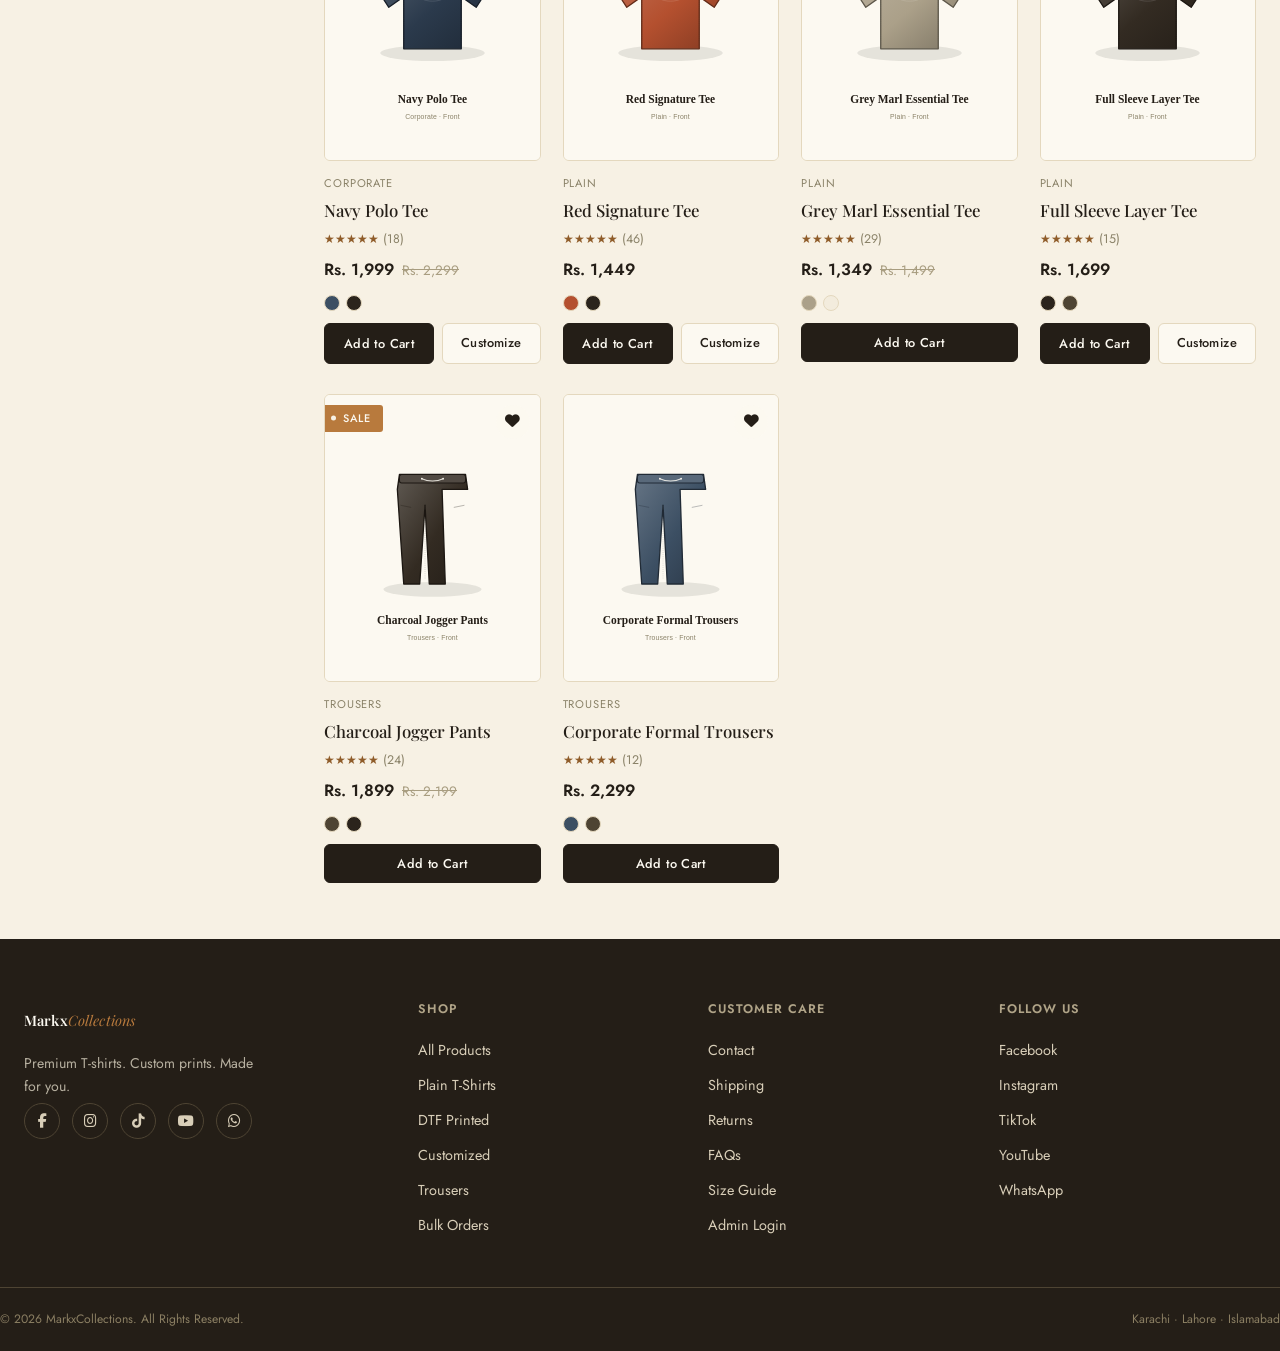
<file: shop.html>
<!DOCTYPE html>
<html lang="en">
<head>
<meta charset="UTF-8">
<meta name="viewport" content="width=device-width, initial-scale=1.0">
<title>Shop All T-Shirts | MarkxCollections</title>
<meta name="description" content="Browse plain, DTF printed, customized and corporate T-shirts. Filter by category, size, color and price.">
<link rel="stylesheet" href="css/style.css">
<link rel="stylesheet" href="https://cdnjs.cloudflare.com/ajax/libs/font-awesome/6.5.1/css/all.min.css">
</head>
<body data-nav="shop">

<div id="site-header"></div>

<div class="page-head">
  <div class="container">
    <span class="eyebrow">THE FULL RANGE</span>
    <h1 style="font-size:2.6rem;">Shop All</h1>
    <div class="crumbs"><a href="index.html">Home</a> / Shop</div>
  </div>
</div>

<main class="section section-tight">
  <div class="container">
    <div class="shop-layout">
      <aside class="shop-sidebar" id="filterDrawer">
        <button class="btn btn-ghost filter-drawer-close" id="filterDrawerClose">Close Filters &times;</button>

        <div class="filter-block">
          <h4>Categories</h4>
          <label class="filter-opt"><input type="radio" name="filterCategory" value="All" data-filter-category checked> All</label>
          <label class="filter-opt"><input type="radio" name="filterCategory" value="Plain" data-filter-category> Plain</label>
          <label class="filter-opt"><input type="radio" name="filterCategory" value="Oversized" data-filter-category> Oversized</label>
          <label class="filter-opt"><input type="radio" name="filterCategory" value="DTF Printed" data-filter-category> DTF Printed</label>
          <label class="filter-opt"><input type="radio" name="filterCategory" value="Customized" data-filter-category> Customized</label>
          <label class="filter-opt"><input type="radio" name="filterCategory" value="Corporate" data-filter-category> Corporate</label>
          <label class="filter-opt"><input type="radio" name="filterCategory" value="Trousers" data-filter-category> Trousers</label>
        </div>

        <div class="filter-block">
          <h4>Size</h4>
          <label class="filter-opt"><input type="checkbox" value="S" data-filter-size> S</label>
          <label class="filter-opt"><input type="checkbox" value="M" data-filter-size> M</label>
          <label class="filter-opt"><input type="checkbox" value="L" data-filter-size> L</label>
          <label class="filter-opt"><input type="checkbox" value="XL" data-filter-size> XL</label>
          <label class="filter-opt"><input type="checkbox" value="XXL" data-filter-size> XXL</label>
        </div>

        <div class="filter-block">
          <h4>Color</h4>
          <label class="filter-opt"><input type="checkbox" value="Black" data-filter-color> Black</label>
          <label class="filter-opt"><input type="checkbox" value="White" data-filter-color> White</label>
          <label class="filter-opt"><input type="checkbox" value="Red" data-filter-color> Red</label>
          <label class="filter-opt"><input type="checkbox" value="Navy" data-filter-color> Navy</label>
          <label class="filter-opt"><input type="checkbox" value="Grey" data-filter-color> Grey</label>
        </div>

        <div class="filter-block" style="border-bottom:none;">
          <h4>Price</h4>
          <input type="range" id="priceRange" min="1000" max="2500" step="50">
          <div class="range-row"><span>Rs. 1,000</span><span id="priceRangeVal">Rs. 2,500</span></div>
        </div>
      </aside>

      <div>
        <div class="shop-toolbar">
          <button class="btn btn-ghost filter-drawer-btn" id="filterDrawerBtn"><i class="fa-solid fa-sliders"></i> Filters</button>
          <span id="shopCount" style="font-size:.88rem;color:#57523f;">Showing 12 products</span>
          <label style="display:flex;align-items:center;gap:8px;font-size:.85rem;">
            Sort By
            <select id="sortSelect">
              <option value="featured">Featured</option>
              <option value="price-asc">Price: Low to High</option>
              <option value="price-desc">Price: High to Low</option>
              <option value="newest">Newest</option>
              <option value="rating">Best Rated</option>
            </select>
          </label>
        </div>
        <div class="product-grid" id="shopGrid"></div>
      </div>
    </div>
  </div>
</main>

<div id="site-footer"></div>

<script src="js/app.js"></script>
<script src="js/products.js"></script>
<script src="js/cart.js"></script>
<script src="js/shop.js"></script>
</body>
</html>
</file>
<file: css/style.css>
/* ==========================================================================
   MARKXCOLLECTIONS — Design tokens (v2: warm editorial menswear palette)
   Concept: plain-background studio product presentation, warm cream/camel
   palette, elegant serif display type over a clean geometric sans — in the
   spirit of the brand's premium menswear references.
   ========================================================================== */

@import url('https://fonts.googleapis.com/css2?family=Playfair+Display:ital,wght@0,400;0,500;0,600;0,700;1,400&family=Jost:wght@300;400;500;600;700&display=swap');

:root{
  --paper:        #F7F1E4;
  --paper-dim:     #EFE6D2;
  --charcoal:      #241E17;
  --charcoal-soft:  #362D22;
  --ink:           #241E17;
  --bone:          #FCF9F1;
  --line:          #E4D8BE;
  --line-dark:     #4E4433;
  --accent:        #B87A3D;
  --accent-deep:   #8F5C29;
  --accent-ink:    #2C1A08;

  --font-display: 'Playfair Display', Georgia, serif;
  --font-body: 'Jost', -apple-system, BlinkMacSystemFont, sans-serif;

  --radius-tag: 3px;
  --radius: 6px;
  --ease: cubic-bezier(.22,.68,.32,1);
  --container: 1280px;
}

*{ box-sizing: border-box; }
html{ scroll-behavior: smooth; }
body{
  margin:0;
  background: var(--paper);
  color: var(--ink);
  font-family: var(--font-body);
  font-size: 16px;
  line-height: 1.6;
  -webkit-font-smoothing: antialiased;
}
img{ max-width:100%; display:block; }
a{ color: inherit; text-decoration: none; }
button{ font-family: inherit; cursor: pointer; }
input, textarea, select{ font-family: inherit; font-size: 1rem; }
ul{ list-style:none; margin:0; padding:0; }

:focus-visible{ outline: 2px solid var(--accent); outline-offset: 3px; }

.container{ max-width: var(--container); margin: 0 auto; padding: 0 24px; }
.dark{ background: var(--charcoal); color: var(--bone); }

h1,h2,h3,h4{ font-family: var(--font-display); font-weight: 500; letter-spacing: 0; line-height: 1.08; margin: 0; }
h1{ font-size: clamp(2.5rem, 5.4vw, 4.4rem); }
h2{ font-size: clamp(1.8rem, 3.6vw, 2.7rem); }
h3{ font-size: 1.25rem; }
p{ margin: 0; }

.eyebrow{
  font-family: var(--font-body);
  font-weight: 500;
  font-size: .74rem;
  letter-spacing: .14em;
  text-transform: uppercase;
  color: var(--accent-deep);
}
.dark .eyebrow{ color: var(--accent); }

.lede{ font-size: 1.02rem; color: #58503F; max-width: 46ch; line-height:1.65; }
.dark .lede{ color: #CBC0AB; }

/* ---------- buttons ---------- */
.btn{
  display:inline-flex; align-items:center; justify-content:center; gap:8px;
  padding: 14px 28px;
  font-weight: 500; font-size: .88rem;
  letter-spacing:.03em;
  border: 1.5px solid var(--charcoal);
  background: transparent;
  color: var(--charcoal);
  border-radius: var(--radius);
  transition: transform .18s var(--ease), background .18s var(--ease), color .18s var(--ease), border-color .18s var(--ease);
  white-space: nowrap;
}
.btn:hover{ transform: translateY(-2px); }
.btn-solid{ background: var(--charcoal); color: var(--bone); }
.btn-solid:hover{ background: #100D09; }
.btn-accent{ background: var(--accent); border-color: var(--accent); color: var(--bone); }
.btn-accent:hover{ background: var(--accent-deep); border-color: var(--accent-deep); }
.btn-ghost{ border-color: var(--line); color: var(--ink); background: var(--bone); }
.dark .btn{ border-color: var(--bone); color: var(--bone); }
.dark .btn-ghost{ border-color: var(--line-dark); color: var(--bone); background:transparent; }
.btn-block{ width:100%; }
.btn-sm{ padding: 9px 18px; font-size: .8rem; }
.btn[disabled]{ opacity:.45; cursor:not-allowed; transform:none; }

/* ---------- tag device: badge / price tag ---------- */
.tag{
  position: relative;
  display: inline-flex;
  align-items:center;
  gap:6px;
  padding: 5px 12px 5px 18px;
  background: var(--charcoal);
  color: var(--bone);
  font-size: .68rem;
  font-weight: 500;
  letter-spacing: .06em;
  text-transform: uppercase;
  border-radius: 0 var(--radius-tag) var(--radius-tag) 0;
}
.tag::before{
  content:'';
  position:absolute; left:6px; top:50%; transform:translateY(-50%);
  width:5px; height:5px; border-radius:50%;
  background: var(--paper);
}
.tag-accent{ background: var(--accent); }

/* ---------- top announcement bar ---------- */
.announce{
  background: var(--charcoal);
  color: var(--bone);
  font-size: .78rem;
  font-weight: 400;
  letter-spacing:.03em;
  text-align:center;
  padding: 9px 16px;
  overflow:hidden;
}
.announce span{ display:inline-block; }

/* ---------- header ---------- */
.site-header{
  position: sticky; top:0; z-index: 60;
  background: var(--paper);
  border-bottom: 1px solid var(--line);
}
.header-row{
  display:flex; align-items:center; justify-content:space-between;
  padding: 18px 0;
  gap: 20px;
}
.logo{
  font-family: var(--font-display);
  font-size: 1.55rem;
  font-weight: 600;
  letter-spacing: .01em;
}
.logo span{ color: var(--accent); font-style: italic; font-weight:400; }
.main-nav{ display:flex; gap: 30px; }
.main-nav a{
  font-size: .84rem; font-weight: 500; letter-spacing:.02em;
  position: relative; padding: 4px 0;
}
.main-nav a::after{
  content:''; position:absolute; left:0; bottom:-2px; width:0; height:1px;
  background: var(--accent); transition: width .2s var(--ease);
}
.main-nav a:hover::after, .main-nav a.active::after{ width:100%; }
.main-nav a.active{ color: var(--accent-deep); }

.header-actions{ display:flex; align-items:center; gap:18px; }
.icon-btn{ position:relative; font-size:1rem; padding:4px; background:none; border:none; color:var(--ink); }
.cart-count{
  position:absolute; top:-6px; right:-8px;
  background: var(--accent); color:var(--bone);
  font-size:.6rem; font-weight:600;
  width:16px; height:16px; border-radius:50%;
  display:flex; align-items:center; justify-content:center;
}
.hamburger{ display:none; background:none; border:none; font-size:1.2rem; }

.search-panel{
  position:absolute; left:0; right:0; top:100%;
  background: var(--charcoal); color:var(--bone);
  padding: 22px 0; display:none;
}
.search-panel.open{ display:block; }
.search-panel .container{ display:flex; gap:12px; align-items:center; }
.search-panel input{
  flex:1; background:transparent; border:none; border-bottom:1.5px solid var(--bone);
  color:var(--bone); font-size:1.2rem; padding: 8px 0; font-family: var(--font-display);
}
.search-panel input::placeholder{ color:#948A72; }
.search-results{ margin-top: 16px; max-height: 50vh; overflow:auto; }
.search-hit{ display:flex; gap:12px; padding:10px 0; border-top:1px solid var(--line-dark); align-items:center; }
.search-hit img{ width:44px; height:44px; object-fit:cover; border-radius: var(--radius-tag); }

/* mobile nav drawer */
.mobile-nav{
  display:none; position: fixed; inset: 0; z-index: 90;
  background: var(--charcoal); color: var(--bone);
  transform: translateY(-100%); transition: transform .32s var(--ease);
  overflow-y:auto;
}
.mobile-nav.open{ transform: translateY(0); }
.mobile-nav-top{ display:flex; justify-content:space-between; align-items:center; padding:18px 24px; border-bottom:1px solid var(--line-dark);}
.mobile-nav a{ display:block; font-family: var(--font-display); font-size:1.6rem; padding: 16px 24px; border-bottom:1px solid var(--line-dark); }

/* ---------- hero (plain color-block, no photo backgrounds) ---------- */
.hero{ position:relative; background: var(--paper-dim); overflow:hidden; border-bottom:1px solid var(--line); }
.hero-slide{
  display:none;
  min-height: 520px;
  align-items:center;
}
.hero-slide.active{ display:flex; }
.hero-slide .container{ display:grid; grid-template-columns: 1fr 1fr; align-items:center; gap:40px; width:100%; }
.hero-content{ padding: 60px 0; }
.hero-content .eyebrow{ color: var(--accent-deep); }
.hero-content h1{ margin: 14px 0 18px; color: var(--ink); }
.hero-content .lede{ color:#58503F; margin-bottom: 30px; }
.hero-btns{ display:flex; gap:14px; flex-wrap:wrap; }
.hero-art{ display:flex; align-items:center; justify-content:center; }
.hero-art img{ width:100%; max-width:420px; height:auto; }

.hero-nav{
  position:absolute; top:50%; transform:translateY(-50%); z-index:3;
  width:42px; height:42px; border-radius:50%;
  background: var(--bone); border:1px solid var(--line);
  color: var(--ink); font-size:1rem;
  display:flex; align-items:center; justify-content:center;
  transition: background .2s, color .2s;
}
.hero-nav:hover{ background: var(--accent); color: var(--bone); border-color:var(--accent); }
.hero-prev{ left:20px; } .hero-next{ right:20px; }
.hero-dots{ position:absolute; bottom:22px; left:0; right:0; z-index:3; display:flex; justify-content:center; gap:9px; }
.hero-dots button{ width:8px; height:8px; border-radius:50%; background: var(--line); border:none; padding:0; }
.hero-dots button.active{ background: var(--accent); width:22px; border-radius:5px; transition:width .25s; }

/* ---------- section scaffolding ---------- */
.section{ padding: 84px 0; }
.section-tight{ padding: 56px 0; }
.section-head{ display:flex; justify-content:space-between; align-items:flex-end; gap:24px; margin-bottom: 40px; flex-wrap:wrap; }

/* ---------- category cards (plain: image on top, caption strip below) ---------- */
.cat-grid{ display:grid; grid-template-columns: repeat(4,1fr); gap: 22px; }
.cat-card{
  display:block;
  background: var(--bone);
  border: 1px solid var(--line);
  border-radius: var(--radius);
  overflow:hidden;
  transition: transform .25s var(--ease), box-shadow .25s var(--ease);
}
.cat-card:hover{ transform: translateY(-4px); box-shadow: 0 14px 30px rgba(36,30,23,.1); }
.cat-card-media{ aspect-ratio: 4/5; background: var(--paper-dim); overflow:hidden; }
.cat-card-media img{ width:100%; height:100%; object-fit:cover; transition: transform .5s var(--ease); }
.cat-card:hover .cat-card-media img{ transform: scale(1.05); }
.cat-card-body{ padding: 18px 18px 22px; }
.cat-card-body h3{ font-size:1.1rem; margin-bottom:4px; }
.cat-card-body p{ font-size:.82rem; color:#77715f; margin-bottom: 14px; }

/* ---------- product grid & card ---------- */
.product-grid{ display:grid; grid-template-columns: repeat(4, 1fr); gap: 30px 22px; }
.product-card{ position:relative; }
.product-media{
  position:relative; aspect-ratio: 3/4; overflow:hidden;
  background: var(--bone); border:1px solid var(--line); border-radius: var(--radius);
}
.product-media > a{ display:block; width:100%; height:100%; }
.product-media img{ width:100%; height:100%; object-fit:cover; transition: opacity .35s var(--ease), transform .5s var(--ease); }
.product-media img.img-secondary{ position:absolute; inset:0; opacity:0; }
.product-card:hover .product-media img.img-secondary{ opacity:1; }
.product-card:hover .product-media img.img-primary{ transform: scale(1.04); }
.product-badges{ position:absolute; top:10px; left:0; display:flex; flex-direction:column; gap:6px; z-index:2; }
.wish-btn{
  position:absolute; top:10px; right:10px; z-index:3;
  width:34px; height:34px; border-radius:50%; border:none;
  background: rgba(252,249,241,.94);
  display:flex; align-items:center; justify-content:center; font-size:.92rem; color:var(--charcoal);
}
.wish-btn.active{ color: var(--accent-deep); }
.quick-view-btn{
  position:absolute; left:10px; right:10px; bottom:10px; z-index:3;
  opacity:0; transform: translateY(8px);
  transition: opacity .2s var(--ease), transform .2s var(--ease);
}
.product-card:hover .quick-view-btn{ opacity:1; transform:translateY(0); }
.product-info{ padding-top: 14px; }
.product-cat{ font-size:.7rem; color:#8a8268; text-transform:uppercase; letter-spacing:.08em; margin-bottom:4px; }
.product-name{ font-family: var(--font-display); font-weight:500; font-size: 1.05rem; margin-bottom: 6px; }
.product-name a:hover{ color: var(--accent-deep); }
.rating{ font-size:.78rem; color: var(--accent-deep); margin-bottom:7px; }
.rating .count{ color:#8a8268; }
.price-row{ display:flex; align-items:baseline; gap:8px; margin-bottom:12px; }
.price{ font-weight:600; font-size:1.02rem; }
.price-old{ text-decoration: line-through; color:#a89d80; font-size:.85rem; }
.swatches{ display:flex; gap:6px; margin-bottom:12px; }
.swatch{ width:16px; height:16px; border-radius:50%; border:1px solid var(--line); }
.card-actions{ display:flex; gap:8px; }

/* ---------- offers ---------- */
.offer-grid{ display:grid; grid-template-columns: repeat(3,1fr); gap:20px; }
.offer-card{
  padding: 36px 28px; background: var(--bone); border:1px solid var(--line); border-radius: var(--radius);
  position:relative; overflow:hidden; min-height: 250px;
  display:flex; flex-direction:column; justify-content:flex-end;
}
.offer-card:nth-child(2){ background: var(--charcoal); color: var(--bone); border-color:var(--charcoal); }
.offer-card:nth-child(2) .eyebrow{ color: var(--accent); }
.offer-card:nth-child(3){ background: var(--accent); color: var(--bone); border-color:var(--accent); }
.offer-card:nth-child(3) .eyebrow{ color: var(--bone); opacity:.85; }
.offer-card h3{ font-size:2rem; line-height:1.05; margin: 10px 0 10px; }
.offer-card p{ margin-bottom:20px; font-size:.9rem; }

/* ---------- why us / process ---------- */
.feature-grid{ display:grid; grid-template-columns: repeat(4,1fr); gap: 1px; background: var(--line); border:1px solid var(--line); }
.feature-cell{ background: var(--bone); padding: 30px 24px; }
.feature-cell h3{ font-size: 1.02rem; font-family: var(--font-display); font-weight:600; margin: 12px 0 6px; }
.feature-cell p{ font-size:.85rem; color:#6b634e; }
.feature-icon{ font-size:1.25rem; color: var(--accent-deep); }

.process-row{ display:grid; grid-template-columns: repeat(4,1fr); gap: 28px; }
.process-step .num{ font-family: var(--font-display); font-size: 2.3rem; color: var(--accent); line-height:1; font-weight:600; }
.process-step h3{ font-family:var(--font-body); font-size:1.02rem; font-weight:600; margin: 12px 0 6px; }
.process-step p{ font-size:.88rem; color:#6b634e; }

/* ---------- testimonials ---------- */
.testi-track{ display:flex; gap:20px; overflow:hidden; }
.testi-card{
  min-width: 320px; flex: 1 0 320px;
  background: var(--bone); border:1px solid var(--line); border-radius: var(--radius); padding: 28px;
}
.testi-stars{ color: var(--accent-deep); margin-bottom: 12px; font-size:.9rem; }
.testi-quote{ font-family: var(--font-display); font-size: 1.05rem; font-style: italic; margin-bottom: 16px; }
.testi-author{ font-weight:600; font-size:.82rem; letter-spacing:.02em; }
.testi-nav{ display:flex; gap:10px; margin-top:22px; }
.testi-nav button{ width:38px; height:38px; border-radius:50%; border:1px solid var(--line); background: var(--bone); }

/* ---------- instagram ---------- */
.insta-grid{ display:grid; grid-template-columns: repeat(6,1fr); gap: 8px; }
.insta-item{ position:relative; aspect-ratio:1; overflow:hidden; border-radius: var(--radius-tag); }
.insta-item img{ width:100%; height:100%; object-fit:cover; transition: transform .4s var(--ease); }
.insta-item::after{ content:'\f16d'; font-family:'Font Awesome 6 Brands'; position:absolute; inset:0; display:flex; align-items:center; justify-content:center; font-size:1.5rem; color:var(--bone); background:rgba(36,30,23,0); opacity:0; transition:.25s; }
.insta-item:hover::after{ opacity:1; background:rgba(36,30,23,.45); }
.insta-item:hover img{ transform:scale(1.08); }

/* ---------- newsletter ---------- */
.newsletter{ background: var(--charcoal); color: var(--bone); padding: 64px 0; text-align:center; }
.newsletter h2{ margin-bottom:10px; }
.newsletter form{ display:flex; max-width:440px; margin: 26px auto 0; gap:0; border:1.5px solid var(--bone); border-radius: var(--radius); overflow:hidden; }
.newsletter input{ flex:1; background:transparent; border:none; padding:14px 16px; color:var(--bone); }
.newsletter input::placeholder{ color: rgba(252,249,241,.6); }
.newsletter button{ background:var(--accent); color:var(--bone); border:none; padding: 0 26px; font-weight:600; font-size:.82rem; letter-spacing:.03em; text-transform:uppercase; }
.newsletter .note{ margin-top:12px; font-size:.8rem; min-height:18px; }

/* ---------- footer ---------- */
.site-footer{ background: var(--charcoal); color: var(--bone); padding-top: 64px; }
.footer-grid{ display:grid; grid-template-columns: 1.4fr 1fr 1fr 1fr; gap: 34px; padding-bottom: 44px; border-bottom:1px solid var(--line-dark); }
.footer-grid h4{ font-family:var(--font-body); font-size:.78rem; letter-spacing:.08em; text-transform:uppercase; color:#B0A488; margin-bottom:16px; font-weight:600; }
.footer-grid a{ display:block; font-size:.9rem; color:#D8CEB8; padding: 6px 0; }
.footer-grid a:hover{ color: var(--accent); }
.footer-social{ display:flex; gap:12px; margin-top:6px; }
.footer-social a{ width:36px; height:36px; border:1px solid var(--line-dark); border-radius:50%; display:flex; align-items:center; justify-content:center; padding:0; }
.footer-bottom{ display:flex; justify-content:space-between; padding: 22px 0; font-size:.76rem; color:#8B7F63; flex-wrap:wrap; gap:10px; }

/* ---------- whatsapp float ---------- */
.wa-float{
  position: fixed; right: 22px; bottom: 22px; z-index: 70;
  width: 54px; height:54px; border-radius:50%;
  background:#25D366; color:#fff; display:flex; align-items:center; justify-content:center;
  font-size:1.45rem; box-shadow: 0 8px 20px rgba(36,30,23,.28);
  transition: transform .2s var(--ease);
}
.wa-float:hover{ transform: scale(1.08); }

/* ---------- toast ---------- */
.toast-stack{ position: fixed; bottom: 24px; left: 24px; z-index: 200; display:flex; flex-direction:column; gap:10px; }
.toast{
  background: var(--charcoal); color: var(--bone);
  padding: 14px 20px; font-size:.86rem; font-weight:500;
  border-left: 3px solid var(--accent); border-radius: var(--radius-tag);
  transform: translateX(-120%); opacity:0;
  transition: transform .3s var(--ease), opacity .3s var(--ease);
}
.toast.show{ transform: translateX(0); opacity:1; }

/* ---------- modal ---------- */
.modal-overlay{
  position: fixed; inset:0; z-index: 150; background: rgba(36,30,23,.7);
  display:none; align-items:center; justify-content:center; padding: 20px;
}
.modal-overlay.open{ display:flex; }
.modal-box{
  background: var(--paper); max-width: 880px; width:100%; max-height: 88vh; overflow:auto;
  position:relative; border:1px solid var(--line); border-radius: var(--radius);
  animation: modalIn .25s var(--ease);
}
.modal-box.modal-sm{ max-width: 460px; text-align:center; padding: 44px 34px; }
@keyframes modalIn{ from{ opacity:0; transform: translateY(14px) scale(.98);} to{opacity:1; transform:none;} }
.modal-close{ position:absolute; top:14px; right:14px; background:none; border:none; font-size:1.25rem; z-index:2; }

/* ---------- breadcrumb / page header ---------- */
.page-head{ background: var(--paper-dim); border-bottom:1px solid var(--line); padding: 50px 0 40px; }
.page-head .eyebrow{ color:var(--accent-deep); }
.crumbs{ font-size:.8rem; color:#8a8268; margin-top:10px; }
.crumbs a:hover{ color: var(--accent-deep); }

/* ---------- shop layout ---------- */
.shop-layout{ display:grid; grid-template-columns: 260px 1fr; gap: 40px; align-items:flex-start; }
.filter-block{ padding-bottom: 26px; border-bottom:1px solid var(--line); margin-bottom: 22px; }
.filter-block h4{ font-size:.82rem; text-transform:uppercase; letter-spacing:.06em; margin-bottom: 14px; font-weight:600; }
.filter-opt{ display:flex; align-items:center; gap:10px; padding: 6px 0; font-size:.9rem; cursor:pointer; }
.filter-opt input{ accent-color: var(--accent); width:15px; height:15px; }
.shop-toolbar{ display:flex; justify-content:space-between; align-items:center; margin-bottom: 26px; flex-wrap:wrap; gap:12px; }
.shop-toolbar select{ border:1px solid var(--line); background:var(--bone); padding: 9px 12px; font-size:.85rem; border-radius: var(--radius-tag); }
.filter-drawer-btn{ display:none; }
.filter-drawer-close{ display:none; }
.range-row{ display:flex; justify-content:space-between; font-size:.8rem; margin-top:8px; color:#6b634e; }
input[type=range]{ width:100%; accent-color: var(--accent); }
@media (max-width: 1080px){
  .shop-sidebar{
    position: fixed; inset: 0 25% 0 0; z-index: 95;
    background: var(--paper); padding: 24px; overflow-y:auto;
    transform: translateX(-105%); transition: transform .3s var(--ease);
  }
  .shop-sidebar.open-drawer{ transform: translateX(0); }
  .filter-drawer-btn{ display:inline-flex; }
  .filter-drawer-close{ display:block; margin-bottom: 18px; }
}

/* ---------- forms (generic) ---------- */
.form-grid{ display:grid; grid-template-columns: 1fr 1fr; gap: 18px; }
.field{ display:flex; flex-direction:column; gap:7px; margin-bottom: 18px; }
.field.full{ grid-column: 1 / -1; }
.field label{ font-size:.8rem; font-weight:600; }
.field .req{ color: var(--accent-deep); }
.field input, .field select, .field textarea{
  border:1.5px solid var(--line); background: var(--bone); padding: 12px 14px; border-radius: var(--radius-tag);
}
.field input:focus, .field select:focus, .field textarea:focus{ border-color: var(--accent); }
.field-error{ font-size:.78rem; color: var(--accent-deep); min-height: 16px; }
.field.has-error input, .field.has-error select, .field.has-error textarea{ border-color: #A63B1F; }

.chip-group{ display:flex; gap:10px; flex-wrap:wrap; }
.chip{
  padding: 9px 16px; border:1.5px solid var(--line); font-size:.85rem; font-weight:500;
  background: var(--bone); border-radius: var(--radius-tag);
}
.chip.selected{ border-color: var(--charcoal); background: var(--charcoal); color: var(--bone); }
.chip.swatch-chip{ display:flex; align-items:center; gap:8px; }
.swatch-dot{ width:14px; height:14px; border-radius:50%; border:1px solid var(--line); }

.radio-card{ display:flex; align-items:flex-start; gap:12px; border:1.5px solid var(--line); border-radius: var(--radius); padding:16px; cursor:pointer; margin-bottom:12px; }
.radio-card.selected{ border-color: var(--accent); background: var(--bone); }
.radio-card input{ margin-top:3px; accent-color: var(--accent); width:16px; height:16px; }
.radio-card strong{ display:block; font-size:.94rem; font-weight:600; }
.radio-card span.small{ font-size:.8rem; color:#6b634e; }

.upload-zone{
  border: 2px dashed var(--line); border-radius: var(--radius); padding: 34px 20px; text-align:center; cursor:pointer; background: var(--bone);
  transition: border-color .2s;
}
.upload-zone.dragover{ border-color: var(--accent); }
.upload-zone i{ font-size:1.5rem; color: var(--accent-deep); margin-bottom:10px; }
.upload-preview{ display:flex; gap:10px; flex-wrap:wrap; margin-top:14px; }
.upload-preview img{ width:70px; height:70px; object-fit:cover; border:1px solid var(--line); border-radius: var(--radius-tag); }

/* ---------- cart / checkout ---------- */
.cart-item{ display:grid; grid-template-columns: 84px 1fr auto; gap:16px; align-items:center; padding: 20px 0; border-bottom:1px solid var(--line); }
.cart-item img{ width:84px; height:84px; object-fit:cover; border:1px solid var(--line); border-radius: var(--radius-tag); }
.cart-item-meta{ font-size:.8rem; color:#6b634e; margin: 4px 0 10px; }
.qty-stepper{ display:inline-flex; align-items:center; border:1.5px solid var(--line); border-radius: var(--radius-tag); }
.qty-stepper button{ width:30px; height:30px; background:none; border:none; font-size:1rem; }
.qty-stepper span{ width:34px; text-align:center; font-weight:600; font-size:.9rem; }
.remove-link{ font-size:.78rem; color: var(--accent-deep); font-weight:600; margin-top:8px; display:inline-block; }
.cart-side{ position:sticky; top:96px; background: var(--bone); border:1px solid var(--line); border-radius: var(--radius); padding: 26px; }
.sum-row{ display:flex; justify-content:space-between; font-size:.9rem; padding: 8px 0; }
.sum-row.total{ font-weight:700; font-size:1.1rem; border-top:1px solid var(--line); margin-top:8px; padding-top:14px; }
.sum-row.discount{ color: var(--accent-deep); }

.checkout-grid{ display:grid; grid-template-columns: 1.4fr 1fr; gap: 44px; align-items:flex-start; }
.checkout-summary-item{ display:flex; justify-content:space-between; font-size:.85rem; padding:8px 0; border-bottom:1px solid var(--line); }

.empty-state{ text-align:center; padding: 90px 0; }
.empty-state i{ font-size:2.4rem; color: var(--line); margin-bottom: 18px; }
.empty-state h2{ margin-bottom:12px; }
.empty-state p{ color:#6b634e; margin-bottom: 26px; }

/* ---------- product details page ---------- */
.pd-layout{ display:grid; grid-template-columns: 1fr 1fr; gap: 52px; }
.pd-main-img{ aspect-ratio: 1/1; overflow:hidden; border:1px solid var(--line); border-radius: var(--radius); margin-bottom:12px; }
.pd-main-img img{ width:100%; height:100%; object-fit:cover; }
.pd-thumbs{ display:flex; gap:10px; }
.pd-thumbs img{ width:76px; height:76px; object-fit:cover; border:1.5px solid var(--line); border-radius: var(--radius-tag); cursor:pointer; }
.pd-thumbs img.active{ border-color: var(--accent); }
.pd-price-row{ display:flex; align-items:baseline; gap:12px; margin: 14px 0 18px; }
.pd-price{ font-family: var(--font-display); font-size:1.8rem; font-weight:600; }
.pd-old{ text-decoration:line-through; color:#a89d80; }
.pd-desc{ color:#58503F; margin: 16px 0 22px; font-size:.95rem; }
.pd-actions{ display:flex; gap:12px; margin-top: 26px; flex-wrap:wrap; }
.qty-selector{ display:flex; align-items:center; gap:14px; margin: 18px 0; }
.tabs{ display:flex; gap:0; border-bottom:1px solid var(--line); margin-top: 44px; flex-wrap:wrap; }
.tab-btn{ padding: 12px 22px; background:none; border:none; font-weight:500; font-size:.86rem; border-bottom:2px solid transparent; }
.tab-btn.active{ border-color: var(--accent); color: var(--accent-deep); }
.tab-panel{ display:none; padding: 22px 0; font-size:.92rem; color:#58503F; line-height:1.75; }
.tab-panel.active{ display:block; }

/* ---------- customize / preview mockup ---------- */
.customize-layout{ display:grid; grid-template-columns: 1fr 1fr; gap: 48px; align-items:flex-start; }
.tee-preview{
  position: sticky; top: 96px;
  background: var(--bone); border:1px solid var(--line); border-radius: var(--radius); padding: 30px; text-align:center;
}
.tee-mock{ width: 260px; height: 300px; margin: 0 auto; position:relative; }
.tee-mock svg{ width:100%; height:100%; }
.tee-mock-text{
  position:absolute; top:46%; left:50%; transform:translate(-50%,-50%);
  font-family: var(--font-display); font-weight:600; font-size:1.25rem; text-align:center; letter-spacing:.01em; max-width:70%;
  color: var(--ink); word-break: break-word;
}
.tee-mock-img{ position:absolute; top:38%; left:50%; transform:translate(-50%,-50%); width:90px; height:90px; object-fit:cover; }

/* ---------- invoice ---------- */
.invoice{ background: var(--bone); border:1px solid var(--line); border-radius: var(--radius); padding: 40px; }
.invoice table{ width:100%; border-collapse:collapse; margin: 20px 0; }
.invoice th, .invoice td{ text-align:left; padding: 10px 8px; border-bottom:1px solid var(--line); font-size:.88rem; }
.invoice-head{ display:flex; justify-content:space-between; align-items:flex-start; margin-bottom: 26px; padding-bottom:20px; border-bottom:2px solid var(--charcoal); }

/* ---------- reveal ---------- */
.reveal{ opacity:0; transform: translateY(18px); transition: opacity .55s var(--ease), transform .55s var(--ease); }
.reveal.in{ opacity:1; transform:none; }
@media (prefers-reduced-motion: reduce){ .reveal{ opacity:1; transform:none; transition:none; } }

/* ---------- misc ---------- */
.split-two{ display:grid; grid-template-columns: 1fr 1fr; gap: 50px; align-items:center; }
.stat-row{ display:flex; gap: 40px; margin-top: 30px; }
.stat b{ font-family:var(--font-display); font-size:1.9rem; display:block; color:var(--accent-deep); font-weight:600; }
.stat span{ font-size:.8rem; color:#6b634e; }

/* ---------- admin dashboard ---------- */
.admin-shell{ background: var(--paper); min-height:100vh; }
.admin-topbar{
  background: var(--charcoal); color: var(--bone);
  display:flex; align-items:center; justify-content:space-between;
  padding: 16px 28px; position:sticky; top:0; z-index:40;
}
.admin-topbar .logo{ color: var(--bone); font-size:1.2rem; }
.admin-topbar .logo span{ color: var(--accent); }
.admin-topbar-right{ display:flex; align-items:center; gap:18px; font-size:.85rem; }
.admin-main{ max-width:1280px; margin:0 auto; padding: 36px 24px 80px; }
.admin-stats{ display:grid; grid-template-columns: repeat(7,1fr); gap:14px; margin-bottom: 40px; }
.admin-stat-card{
  background: var(--bone); border:1px solid var(--line); border-radius: var(--radius);
  padding: 20px 16px; text-align:center;
}
.admin-stat-card i{ font-size:1.1rem; color: var(--accent-deep); margin-bottom:10px; display:block; }
.admin-stat-value{ font-family: var(--font-display); font-size:1.5rem; font-weight:600; }
.admin-stat-label{ font-size:.72rem; color:#8a8268; text-transform:uppercase; letter-spacing:.04em; margin-top:4px; }

.admin-tabs{ display:flex; gap:6px; border-bottom:1px solid var(--line); margin-bottom: 26px; flex-wrap:wrap; }
.admin-tab-btn{
  padding: 11px 20px; background:none; border:none; font-weight:500; font-size:.86rem;
  border-bottom:2px solid transparent; color:#6b634e;
}
.admin-tab-btn.active{ border-color: var(--accent); color: var(--ink); font-weight:600; }
.admin-panel{ display:none; }
.admin-panel.active{ display:block; }

.admin-table-wrap{ background: var(--bone); border:1px solid var(--line); border-radius: var(--radius); overflow:auto; }
.admin-table{ width:100%; border-collapse:collapse; min-width:820px; }
.admin-table th{ text-align:left; font-size:.72rem; text-transform:uppercase; letter-spacing:.05em; color:#8a8268; padding:14px 16px; border-bottom:1px solid var(--line); white-space:nowrap; }
.admin-table td{ padding:14px 16px; border-bottom:1px solid var(--line); font-size:.86rem; vertical-align:top; }
.admin-table tr:last-child td{ border-bottom:none; }
.admin-sub{ font-size:.76rem; color:#8a8268; }
.admin-status-select{ border:1.5px solid var(--line); border-radius: var(--radius-tag); padding:6px 10px; font-size:.8rem; background:var(--paper); }
.admin-block-title{ font-size:.72rem; text-transform:uppercase; letter-spacing:.05em; color:#8a8268; margin-bottom:8px; }
.admin-modal-head{ display:flex; justify-content:space-between; align-items:flex-start; gap:16px; }
.admin-chip{ display:inline-block; padding:8px 14px; background:var(--bone); border:1px solid var(--line); border-radius: var(--radius-tag); font-size:.84rem; margin:0 8px 8px 0; }
.admin-panel-head{ display:flex; justify-content:space-between; align-items:center; margin-bottom:18px; flex-wrap:wrap; gap:10px; }
@media (max-width: 1080px){
  .admin-stats{ grid-template-columns: repeat(4,1fr); }
}
@media (max-width: 640px){
  .admin-stats{ grid-template-columns: repeat(2,1fr); }
  .admin-topbar{ padding:14px 18px; }
}

/* ==========================================================================
   RESPONSIVE
   ========================================================================== */
@media (max-width: 1080px){
  .product-grid{ grid-template-columns: repeat(3,1fr); }
  .cat-grid{ grid-template-columns: repeat(2,1fr); }
  .feature-grid{ grid-template-columns: repeat(2,1fr); }
  .process-row{ grid-template-columns: repeat(2,1fr); }
  .offer-grid{ grid-template-columns: 1fr; }
  .insta-grid{ grid-template-columns: repeat(3,1fr); }
  .shop-layout{ grid-template-columns: 1fr; }
  .checkout-grid{ grid-template-columns: 1fr; }
  .customize-layout{ grid-template-columns: 1fr; }
  .pd-layout{ grid-template-columns: 1fr; }
  .split-two{ grid-template-columns: 1fr; }
  .hero-slide .container{ grid-template-columns: 1fr; }
  .hero-art{ display:none; }
}
@media (max-width: 860px){
  .main-nav{ display:none; }
  .hamburger{ display:block; }
  .mobile-nav{ display:block; }
  .footer-grid{ grid-template-columns: 1fr 1fr; }
  .form-grid{ grid-template-columns: 1fr; }
}
@media (max-width: 640px){
  .product-grid{ grid-template-columns: repeat(2,1fr); gap: 16px; }
  .cat-grid{ grid-template-columns: repeat(2,1fr); }
  .insta-grid{ grid-template-columns: repeat(3,1fr); gap:4px; }
  .footer-grid{ grid-template-columns: 1fr; }
  .offer-card{ min-height: 200px; }
  .hero-slide{ min-height: 460px; }
  .hero-nav{ width:36px; height:36px; }
  .section{ padding: 56px 0; }
  .cart-item{ grid-template-columns: 64px 1fr; }
  .cart-item img{ width:64px; height:64px; }
}
</file>
